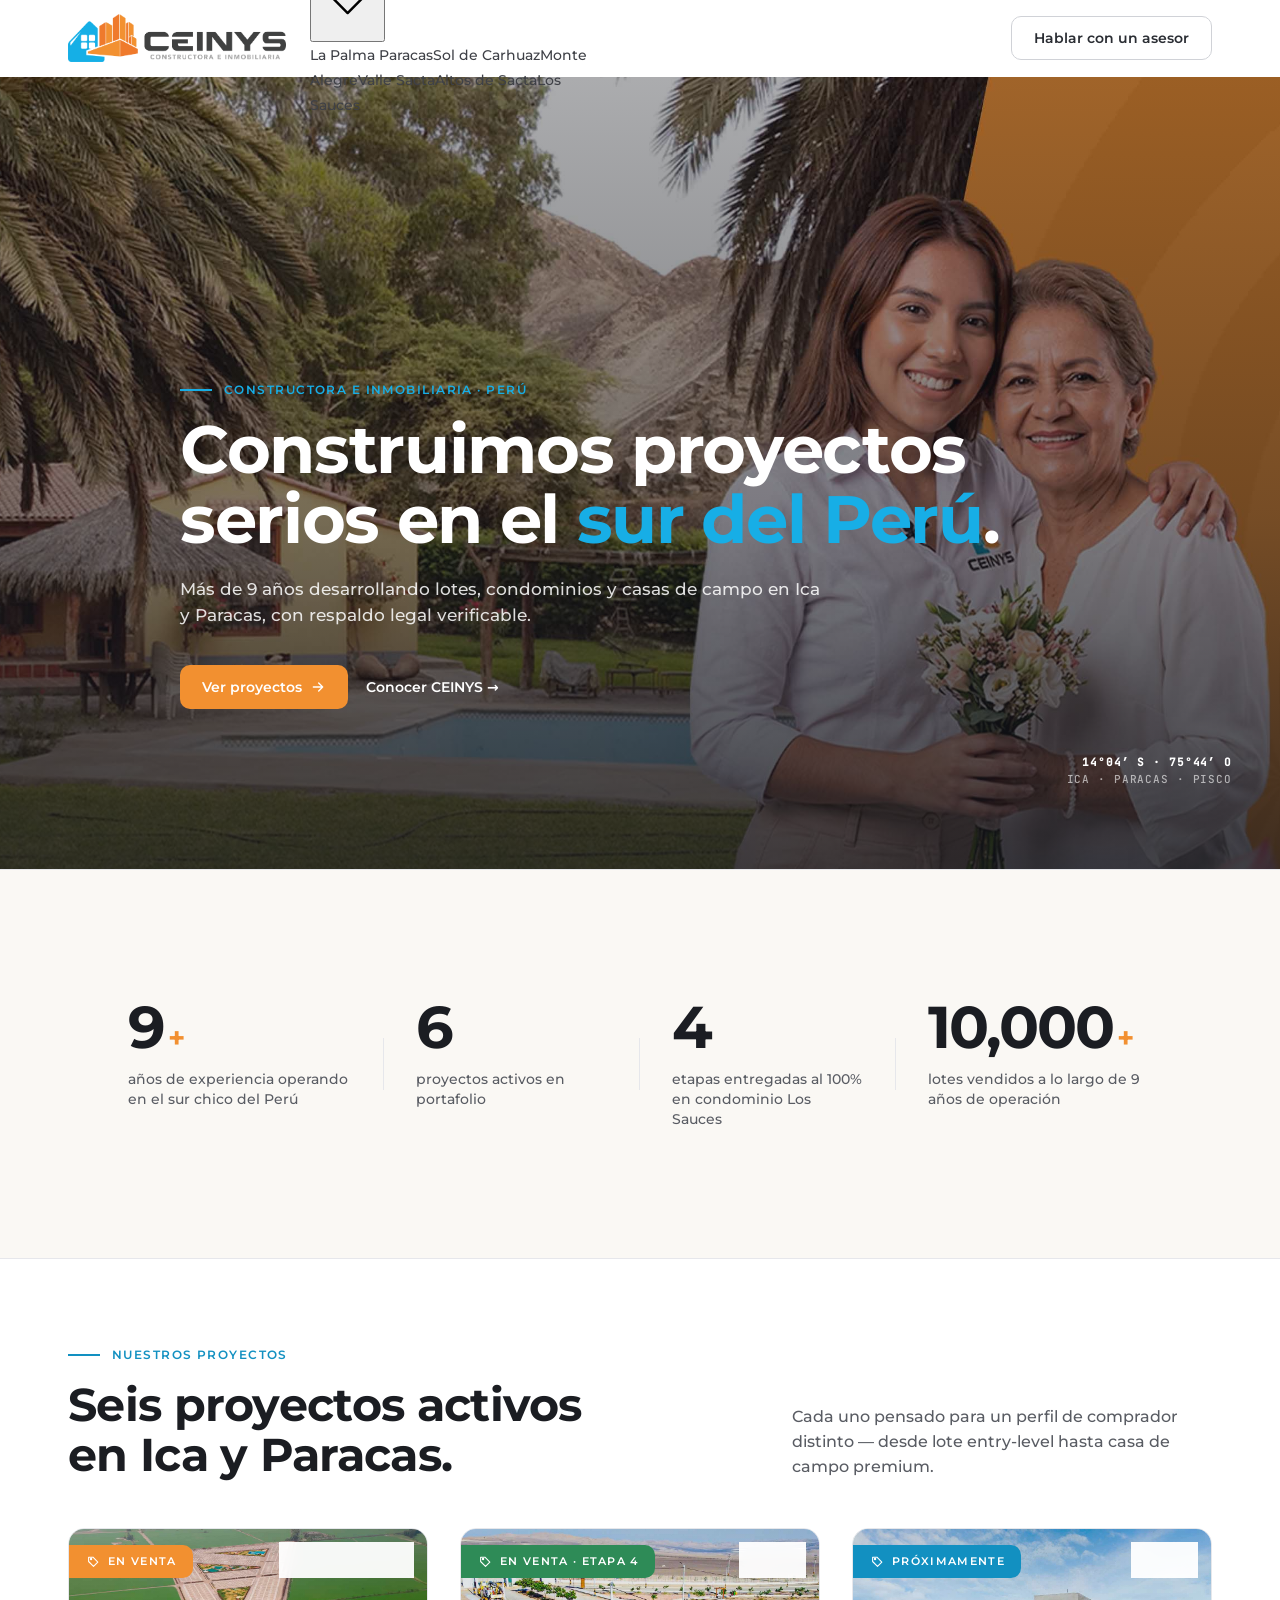
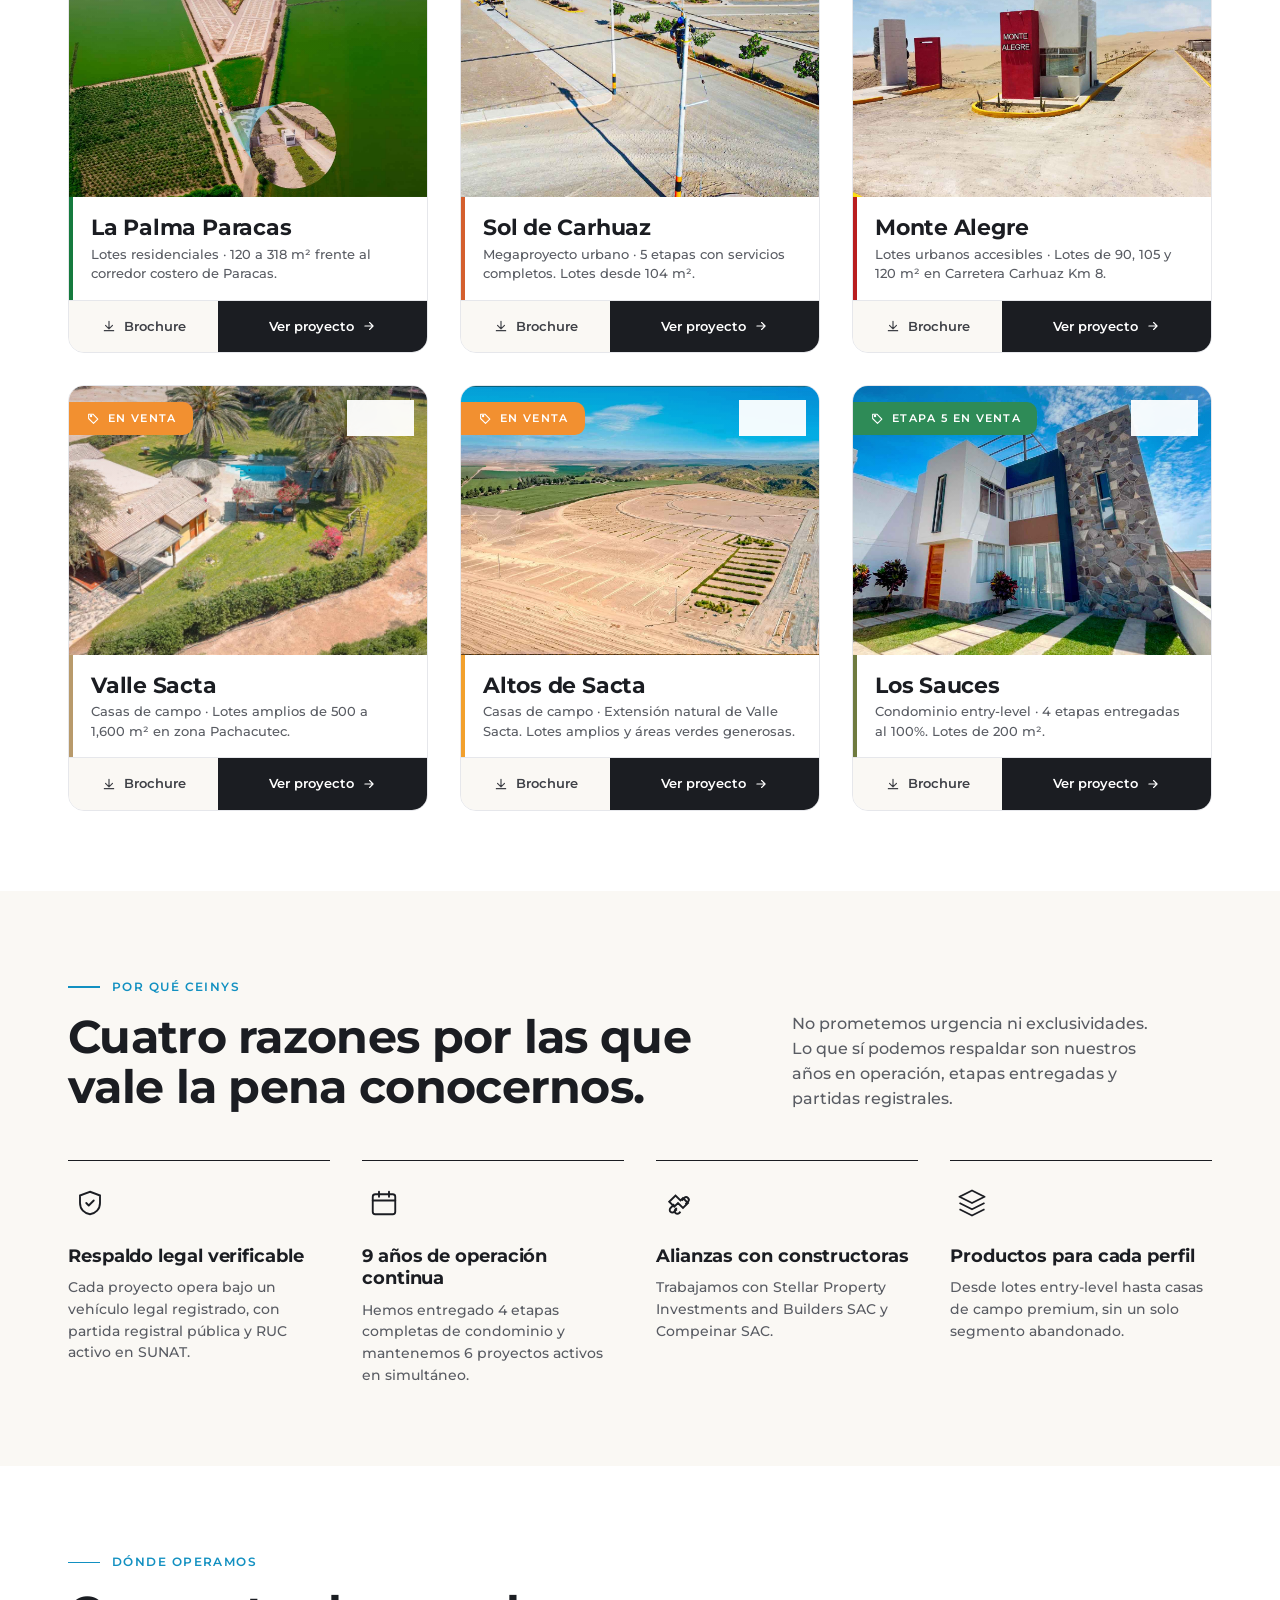
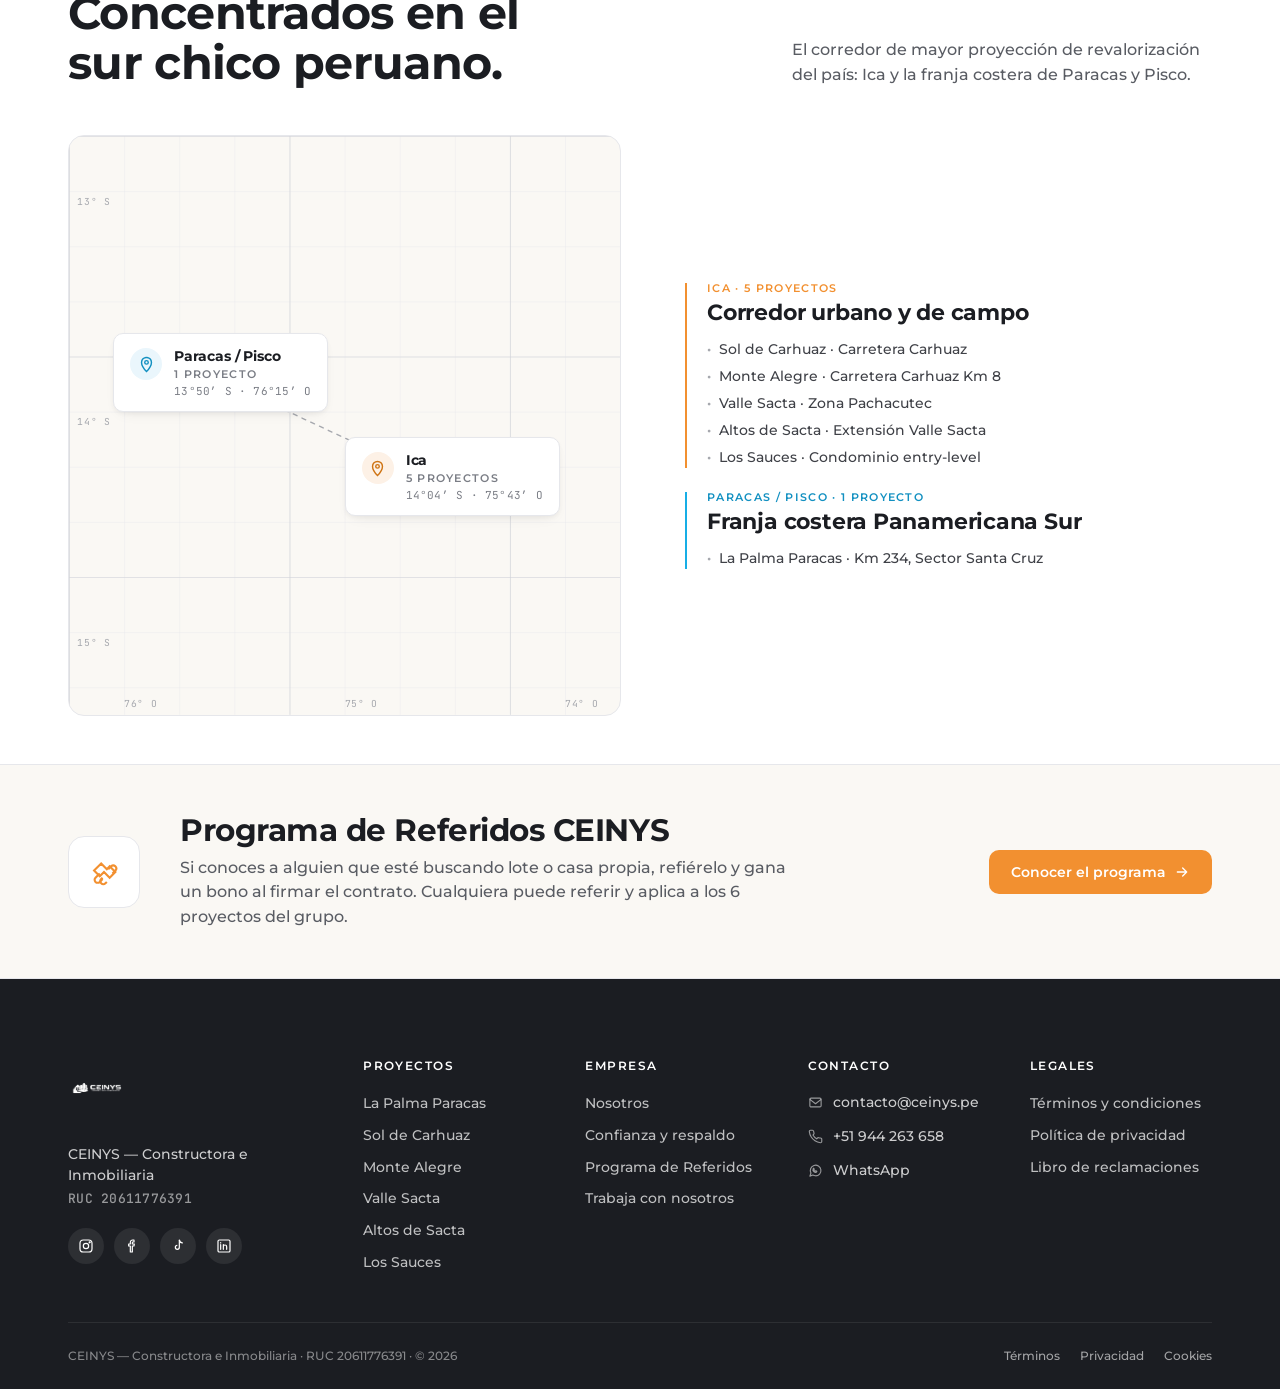
<file: Index.html>
﻿<!DOCTYPE html>
<html lang="es"><head>
<script>
window.__resources = {
  photoLaPalma: './images/photoLaPalma2.jpg',
  photoSolCarhuaz: './images/photoSolCarhuaz2.jpg',
  photoAltosSacta: './images/photoAltosSacta2.jpg',
  photoMonteAlegre: './images/photoMonteAlegre2.jpg',
  photoLosSauces: './images/photoLosSauces2.jpg',
  photoValleSacta: './images/photoValleSacta2.jpg',
  logoCeinys: './images/logoCeinys2.png',
  logoCeinysWhite: './images/logoCeinysWhite.png'
};
</script>

<meta charset="utf-8">
<meta name="viewport" content="width=device-width, initial-scale=1">
<title>CEINYS · Constructora e Inmobiliaria · Ica y Paracas</title>
<meta name="description" content="Constructora e inmobiliaria peruana con 9+ años de operación en el sur chico del Perú. Seis proyectos activos en Ica y Paracas, con respaldo legal verificable.">
<style>
@font-face {
  font-family: 'JetBrains Mono';
  font-style: normal;
  font-weight: 400;
  font-display: swap;
  src: url("./fonts/font-3.woff2") format('woff2');
  unicode-range: U+0460-052F, U+1C80-1C8A, U+20B4, U+2DE0-2DFF, U+A640-A69F, U+FE2E-FE2F;
}
/* cyrillic */
@font-face {
  font-family: 'JetBrains Mono';
  font-style: normal;
  font-weight: 400;
  font-display: swap;
  src: url("./fonts/font-4.woff2") format('woff2');
  unicode-range: U+0301, U+0400-045F, U+0490-0491, U+04B0-04B1, U+2116;
}
/* greek */
@font-face {
  font-family: 'JetBrains Mono';
  font-style: normal;
  font-weight: 400;
  font-display: swap;
  src: url("./fonts/font-5.woff2") format('woff2');
  unicode-range: U+0370-0377, U+037A-037F, U+0384-038A, U+038C, U+038E-03A1, U+03A3-03FF;
}
/* vietnamese */
@font-face {
  font-family: 'JetBrains Mono';
  font-style: normal;
  font-weight: 400;
  font-display: swap;
  src: url("./fonts/font-6.woff2") format('woff2');
  unicode-range: U+0102-0103, U+0110-0111, U+0128-0129, U+0168-0169, U+01A0-01A1, U+01AF-01B0, U+0300-0301, U+0303-0304, U+0308-0309, U+0323, U+0329, U+1EA0-1EF9, U+20AB;
}
/* latin-ext */
@font-face {
  font-family: 'JetBrains Mono';
  font-style: normal;
  font-weight: 400;
  font-display: swap;
  src: url("./fonts/font-7.woff2") format('woff2');
  unicode-range: U+0100-02BA, U+02BD-02C5, U+02C7-02CC, U+02CE-02D7, U+02DD-02FF, U+0304, U+0308, U+0329, U+1D00-1DBF, U+1E00-1E9F, U+1EF2-1EFF, U+2020, U+20A0-20AB, U+20AD-20C0, U+2113, U+2C60-2C7F, U+A720-A7FF;
}
/* latin */
@font-face {
  font-family: 'JetBrains Mono';
  font-style: normal;
  font-weight: 400;
  font-display: swap;
  src: url("./fonts/font-8.woff2") format('woff2');
  unicode-range: U+0000-00FF, U+0131, U+0152-0153, U+02BB-02BC, U+02C6, U+02DA, U+02DC, U+0304, U+0308, U+0329, U+2000-206F, U+20AC, U+2122, U+2191, U+2193, U+2212, U+2215, U+FEFF, U+FFFD;
}
/* cyrillic-ext */
@font-face {
  font-family: 'JetBrains Mono';
  font-style: normal;
  font-weight: 500;
  font-display: swap;
  src: url("./fonts/font-3.woff2") format('woff2');
  unicode-range: U+0460-052F, U+1C80-1C8A, U+20B4, U+2DE0-2DFF, U+A640-A69F, U+FE2E-FE2F;
}
/* cyrillic */
@font-face {
  font-family: 'JetBrains Mono';
  font-style: normal;
  font-weight: 500;
  font-display: swap;
  src: url("./fonts/font-4.woff2") format('woff2');
  unicode-range: U+0301, U+0400-045F, U+0490-0491, U+04B0-04B1, U+2116;
}
/* greek */
@font-face {
  font-family: 'JetBrains Mono';
  font-style: normal;
  font-weight: 500;
  font-display: swap;
  src: url("./fonts/font-5.woff2") format('woff2');
  unicode-range: U+0370-0377, U+037A-037F, U+0384-038A, U+038C, U+038E-03A1, U+03A3-03FF;
}
/* vietnamese */
@font-face {
  font-family: 'JetBrains Mono';
  font-style: normal;
  font-weight: 500;
  font-display: swap;
  src: url("./fonts/font-6.woff2") format('woff2');
  unicode-range: U+0102-0103, U+0110-0111, U+0128-0129, U+0168-0169, U+01A0-01A1, U+01AF-01B0, U+0300-0301, U+0303-0304, U+0308-0309, U+0323, U+0329, U+1EA0-1EF9, U+20AB;
}
/* latin-ext */
@font-face {
  font-family: 'JetBrains Mono';
  font-style: normal;
  font-weight: 500;
  font-display: swap;
  src: url("./fonts/font-7.woff2") format('woff2');
  unicode-range: U+0100-02BA, U+02BD-02C5, U+02C7-02CC, U+02CE-02D7, U+02DD-02FF, U+0304, U+0308, U+0329, U+1D00-1DBF, U+1E00-1E9F, U+1EF2-1EFF, U+2020, U+20A0-20AB, U+20AD-20C0, U+2113, U+2C60-2C7F, U+A720-A7FF;
}
/* latin */
@font-face {
  font-family: 'JetBrains Mono';
  font-style: normal;
  font-weight: 500;
  font-display: swap;
  src: url("./fonts/font-8.woff2") format('woff2');
  unicode-range: U+0000-00FF, U+0131, U+0152-0153, U+02BB-02BC, U+02C6, U+02DA, U+02DC, U+0304, U+0308, U+0329, U+2000-206F, U+20AC, U+2122, U+2191, U+2193, U+2212, U+2215, U+FEFF, U+FFFD;
}
/* cyrillic-ext */
@font-face {
  font-family: 'Montserrat';
  font-style: normal;
  font-weight: 500;
  font-display: swap;
  src: url("./fonts/font-9.woff2") format('woff2');
  unicode-range: U+0460-052F, U+1C80-1C8A, U+20B4, U+2DE0-2DFF, U+A640-A69F, U+FE2E-FE2F;
}
/* cyrillic */
@font-face {
  font-family: 'Montserrat';
  font-style: normal;
  font-weight: 500;
  font-display: swap;
  src: url("./fonts/font-10.woff2") format('woff2');
  unicode-range: U+0301, U+0400-045F, U+0490-0491, U+04B0-04B1, U+2116;
}
/* vietnamese */
@font-face {
  font-family: 'Montserrat';
  font-style: normal;
  font-weight: 500;
  font-display: swap;
  src: url("./fonts/font-11.woff2") format('woff2');
  unicode-range: U+0102-0103, U+0110-0111, U+0128-0129, U+0168-0169, U+01A0-01A1, U+01AF-01B0, U+0300-0301, U+0303-0304, U+0308-0309, U+0323, U+0329, U+1EA0-1EF9, U+20AB;
}
/* latin-ext */
@font-face {
  font-family: 'Montserrat';
  font-style: normal;
  font-weight: 500;
  font-display: swap;
  src: url("./fonts/font-12.woff2") format('woff2');
  unicode-range: U+0100-02BA, U+02BD-02C5, U+02C7-02CC, U+02CE-02D7, U+02DD-02FF, U+0304, U+0308, U+0329, U+1D00-1DBF, U+1E00-1E9F, U+1EF2-1EFF, U+2020, U+20A0-20AB, U+20AD-20C0, U+2113, U+2C60-2C7F, U+A720-A7FF;
}
/* latin */
@font-face {
  font-family: 'Montserrat';
  font-style: normal;
  font-weight: 500;
  font-display: swap;
  src: url("./fonts/font-13.woff2") format('woff2');
  unicode-range: U+0000-00FF, U+0131, U+0152-0153, U+02BB-02BC, U+02C6, U+02DA, U+02DC, U+0304, U+0308, U+0329, U+2000-206F, U+20AC, U+2122, U+2191, U+2193, U+2212, U+2215, U+FEFF, U+FFFD;
}
/* cyrillic-ext */
@font-face {
  font-family: 'Montserrat';
  font-style: normal;
  font-weight: 600;
  font-display: swap;
  src: url("./fonts/font-9.woff2") format('woff2');
  unicode-range: U+0460-052F, U+1C80-1C8A, U+20B4, U+2DE0-2DFF, U+A640-A69F, U+FE2E-FE2F;
}
/* cyrillic */
@font-face {
  font-family: 'Montserrat';
  font-style: normal;
  font-weight: 600;
  font-display: swap;
  src: url("./fonts/font-10.woff2") format('woff2');
  unicode-range: U+0301, U+0400-045F, U+0490-0491, U+04B0-04B1, U+2116;
}
/* vietnamese */
@font-face {
  font-family: 'Montserrat';
  font-style: normal;
  font-weight: 600;
  font-display: swap;
  src: url("./fonts/font-11.woff2") format('woff2');
  unicode-range: U+0102-0103, U+0110-0111, U+0128-0129, U+0168-0169, U+01A0-01A1, U+01AF-01B0, U+0300-0301, U+0303-0304, U+0308-0309, U+0323, U+0329, U+1EA0-1EF9, U+20AB;
}
/* latin-ext */
@font-face {
  font-family: 'Montserrat';
  font-style: normal;
  font-weight: 600;
  font-display: swap;
  src: url("./fonts/font-12.woff2") format('woff2');
  unicode-range: U+0100-02BA, U+02BD-02C5, U+02C7-02CC, U+02CE-02D7, U+02DD-02FF, U+0304, U+0308, U+0329, U+1D00-1DBF, U+1E00-1E9F, U+1EF2-1EFF, U+2020, U+20A0-20AB, U+20AD-20C0, U+2113, U+2C60-2C7F, U+A720-A7FF;
}
/* latin */
@font-face {
  font-family: 'Montserrat';
  font-style: normal;
  font-weight: 600;
  font-display: swap;
  src: url("./fonts/font-13.woff2") format('woff2');
  unicode-range: U+0000-00FF, U+0131, U+0152-0153, U+02BB-02BC, U+02C6, U+02DA, U+02DC, U+0304, U+0308, U+0329, U+2000-206F, U+20AC, U+2122, U+2191, U+2193, U+2212, U+2215, U+FEFF, U+FFFD;
}
/* cyrillic-ext */
@font-face {
  font-family: 'Montserrat';
  font-style: normal;
  font-weight: 700;
  font-display: swap;
  src: url("./fonts/font-9.woff2") format('woff2');
  unicode-range: U+0460-052F, U+1C80-1C8A, U+20B4, U+2DE0-2DFF, U+A640-A69F, U+FE2E-FE2F;
}
/* cyrillic */
@font-face {
  font-family: 'Montserrat';
  font-style: normal;
  font-weight: 700;
  font-display: swap;
  src: url("./fonts/font-10.woff2") format('woff2');
  unicode-range: U+0301, U+0400-045F, U+0490-0491, U+04B0-04B1, U+2116;
}
/* vietnamese */
@font-face {
  font-family: 'Montserrat';
  font-style: normal;
  font-weight: 700;
  font-display: swap;
  src: url("./fonts/font-11.woff2") format('woff2');
  unicode-range: U+0102-0103, U+0110-0111, U+0128-0129, U+0168-0169, U+01A0-01A1, U+01AF-01B0, U+0300-0301, U+0303-0304, U+0308-0309, U+0323, U+0329, U+1EA0-1EF9, U+20AB;
}
/* latin-ext */
@font-face {
  font-family: 'Montserrat';
  font-style: normal;
  font-weight: 700;
  font-display: swap;
  src: url("./fonts/font-12.woff2") format('woff2');
  unicode-range: U+0100-02BA, U+02BD-02C5, U+02C7-02CC, U+02CE-02D7, U+02DD-02FF, U+0304, U+0308, U+0329, U+1D00-1DBF, U+1E00-1E9F, U+1EF2-1EFF, U+2020, U+20A0-20AB, U+20AD-20C0, U+2113, U+2C60-2C7F, U+A720-A7FF;
}
/* latin */
@font-face {
  font-family: 'Montserrat';
  font-style: normal;
  font-weight: 700;
  font-display: swap;
  src: url("./fonts/font-13.woff2") format('woff2');
  unicode-range: U+0000-00FF, U+0131, U+0152-0153, U+02BB-02BC, U+02C6, U+02DA, U+02DC, U+0304, U+0308, U+0329, U+2000-206F, U+20AC, U+2122, U+2191, U+2193, U+2212, U+2215, U+FEFF, U+FFFD;
}
/* cyrillic */
@font-face {
  font-family: 'Playfair Display';
  font-style: normal;
  font-weight: 600;
  font-display: swap;
  src: url("./fonts/font-14.woff2") format('woff2');
  unicode-range: U+0301, U+0400-045F, U+0490-0491, U+04B0-04B1, U+2116;
}
/* vietnamese */
@font-face {
  font-family: 'Playfair Display';
  font-style: normal;
  font-weight: 600;
  font-display: swap;
  src: url("./fonts/font-15.woff2") format('woff2');
  unicode-range: U+0102-0103, U+0110-0111, U+0128-0129, U+0168-0169, U+01A0-01A1, U+01AF-01B0, U+0300-0301, U+0303-0304, U+0308-0309, U+0323, U+0329, U+1EA0-1EF9, U+20AB;
}
/* latin-ext */
@font-face {
  font-family: 'Playfair Display';
  font-style: normal;
  font-weight: 600;
  font-display: swap;
  src: url("./fonts/font-16.woff2") format('woff2');
  unicode-range: U+0100-02BA, U+02BD-02C5, U+02C7-02CC, U+02CE-02D7, U+02DD-02FF, U+0304, U+0308, U+0329, U+1D00-1DBF, U+1E00-1E9F, U+1EF2-1EFF, U+2020, U+20A0-20AB, U+20AD-20C0, U+2113, U+2C60-2C7F, U+A720-A7FF;
}
/* latin */
@font-face {
  font-family: 'Playfair Display';
  font-style: normal;
  font-weight: 600;
  font-display: swap;
  src: url("./fonts/font-17.woff2") format('woff2');
  unicode-range: U+0000-00FF, U+0131, U+0152-0153, U+02BB-02BC, U+02C6, U+02DA, U+02DC, U+0304, U+0308, U+0329, U+2000-206F, U+20AC, U+2122, U+2191, U+2193, U+2212, U+2215, U+FEFF, U+FFFD;
}
/* cyrillic */
@font-face {
  font-family: 'Playfair Display';
  font-style: normal;
  font-weight: 700;
  font-display: swap;
  src: url("./fonts/font-14.woff2") format('woff2');
  unicode-range: U+0301, U+0400-045F, U+0490-0491, U+04B0-04B1, U+2116;
}
/* vietnamese */
@font-face {
  font-family: 'Playfair Display';
  font-style: normal;
  font-weight: 700;
  font-display: swap;
  src: url("./fonts/font-15.woff2") format('woff2');
  unicode-range: U+0102-0103, U+0110-0111, U+0128-0129, U+0168-0169, U+01A0-01A1, U+01AF-01B0, U+0300-0301, U+0303-0304, U+0308-0309, U+0323, U+0329, U+1EA0-1EF9, U+20AB;
}
/* latin-ext */
@font-face {
  font-family: 'Playfair Display';
  font-style: normal;
  font-weight: 700;
  font-display: swap;
  src: url("./fonts/font-16.woff2") format('woff2');
  unicode-range: U+0100-02BA, U+02BD-02C5, U+02C7-02CC, U+02CE-02D7, U+02DD-02FF, U+0304, U+0308, U+0329, U+1D00-1DBF, U+1E00-1E9F, U+1EF2-1EFF, U+2020, U+20A0-20AB, U+20AD-20C0, U+2113, U+2C60-2C7F, U+A720-A7FF;
}
/* latin */
@font-face {
  font-family: 'Playfair Display';
  font-style: normal;
  font-weight: 700;
  font-display: swap;
  src: url("./fonts/font-17.woff2") format('woff2');
  unicode-range: U+0000-00FF, U+0131, U+0152-0153, U+02BB-02BC, U+02C6, U+02DA, U+02DC, U+0304, U+0308, U+0329, U+2000-206F, U+20AC, U+2122, U+2191, U+2193, U+2212, U+2215, U+FEFF, U+FFFD;
}


:root {
  /* ====================================================
     CORPORATE PALETTE — CEINYS mother brand
     ==================================================== */

  /* Brand primaries (from logo) */
  --ceinys-cian-500: #17AEE6;        /* logo house */
  --ceinys-cian-600: #1290C1;
  --ceinys-cian-700: #0E708F;
  --ceinys-cian-100: #CFE9F7;
  --ceinys-cian-050: #EAF6FC;

  --ceinys-naranja-500: #F29030;     /* logo buildings */
  --ceinys-naranja-600: #CF7414;
  --ceinys-naranja-700: #9F580A;
  --ceinys-naranja-100: #FADCBB;
  --ceinys-naranja-050: #FDF1E6;

  /* Grafito — the dominant ink, NOT the accents */
  --grafito-900: #1B1D22;            /* darkest, headlines */
  --grafito-800: #2A2D33;            /* body emphasis */
  --grafito-700: #3F4147;            /* logo wordmark color */
  --grafito-600: #595C63;            /* secondary text */
  --grafito-500: #7A7D85;            /* meta / labels */
  --grafito-400: #A6A8AE;            /* placeholders */
  --grafito-300: #D0D2D7;            /* dividers */
  --grafito-200: #E6E7EB;            /* borders */
  --grafito-100: #F2F3F5;            /* surfaces */
  --grafito-050: #F8F9FA;            /* page bg alt */

  --paper: #FFFFFF;
  --bone:  #FAF8F4;                  /* warm off-white — institutional warmth */

  /* Semantic */
  --color-success: #2E8B57;
  --color-warning: #C8810D;
  --color-danger:  #B23A2F;
  --color-info:    var(--ceinys-cian-600);

  /* Foreground / background semantic vars */
  --fg-1: var(--grafito-900);
  --fg-2: var(--grafito-700);
  --fg-3: var(--grafito-500);
  --fg-inverse: #FFFFFF;

  --bg-1: var(--paper);
  --bg-2: var(--bone);
  --bg-3: var(--grafito-100);
  --bg-ink: var(--grafito-900);

  --border-soft: var(--grafito-200);
  --border-strong: var(--grafito-300);

  /* Accent semantics — restrained corporate use */
  --accent-primary: var(--ceinys-cian-600);   /* links, focus, primary CTA underline */
  --accent-action:  var(--ceinys-naranja-500);/* CTAs only */
  --accent-action-hover: var(--ceinys-naranja-600);

  /* ====================================================
     TYPE
     ==================================================== */
  --font-display: 'Montserrat', system-ui, sans-serif;            /* wordmark, eyebrow, headlines (weight 800) */
  --font-sans:    'Montserrat', system-ui, -apple-system, 'Segoe UI', sans-serif;  /* body + UI (weight 400–600) */
  --font-serif:   'Playfair Display', Georgia, serif;             /* sub-brand only (Valle Sacta, Altos, Los Sauces) */
  --font-mono:    'JetBrains Mono', ui-monospace, monospace;      /* RUC, partidas, technical */

  /* Type scale (rem on 16px) — generous for institutional voice */
  --fs-display:   clamp(2.75rem, 5vw, 4.5rem);    /* 44–72 */
  --fs-h1:        clamp(2.25rem, 3.6vw, 3.25rem); /* 36–52 */
  --fs-h2:        clamp(1.75rem, 2.6vw, 2.25rem); /* 28–36 */
  --fs-h3:        1.5rem;     /* 24 */
  --fs-h4:        1.25rem;    /* 20 */
  --fs-h5:        1.0625rem;  /* 17 */
  --fs-body:      1rem;       /* 16 */
  --fs-small:     0.875rem;   /* 14 */
  --fs-meta:      0.75rem;    /* 12 — uppercase labels only */

  --lh-tight: 1.05;
  --lh-snug:  1.2;
  --lh-base:  1.55;
  --lh-loose: 1.7;

  --tracking-wide:   0.12em;   /* uppercase labels */
  --tracking-tight: -0.01em;   /* large display */

  /* ====================================================
     SPACING — 4pt grid
     ==================================================== */
  --space-1:  4px;
  --space-2:  8px;
  --space-3: 12px;
  --space-4: 16px;
  --space-5: 20px;
  --space-6: 24px;
  --space-7: 32px;
  --space-8: 40px;
  --space-9: 48px;
  --space-10: 64px;
  --space-11: 80px;
  --space-12: 96px;
  --space-13: 128px;

  /* Layout */
  --container-max: 1240px;
  --container-narrow: 880px;
  --gutter: clamp(20px, 4vw, 48px);

  /* ====================================================
     RADII, SHADOWS, BORDERS
     ==================================================== */
  --radius-xs: 4px;
  --radius-sm: 6px;
  --radius-md: 10px;
  --radius-lg: 16px;
  --radius-xl: 24px;
  --radius-pill: 999px;

  /* Restrained shadow system — institutional, never floaty */
  --shadow-1: 0 1px 2px rgba(20, 22, 28, 0.05), 0 1px 0 rgba(20, 22, 28, 0.02);
  --shadow-2: 0 6px 16px -8px rgba(20, 22, 28, 0.10), 0 2px 4px rgba(20, 22, 28, 0.04);
  --shadow-3: 0 16px 40px -16px rgba(20, 22, 28, 0.18), 0 4px 8px rgba(20, 22, 28, 0.04);
  --shadow-inset: inset 0 0 0 1px rgba(20, 22, 28, 0.06);

  /* Motion */
  --ease-out: cubic-bezier(0.22, 1, 0.36, 1);
  --ease-inout: cubic-bezier(0.65, 0, 0.35, 1);
  --dur-fast: 120ms;
  --dur-base: 200ms;
  --dur-slow: 380ms;
}

/* ============================================================
   SUB-BRAND TOKEN PACKS
   Apply to a wrapper to switch the page into a project palette.
   Usage: <section data-brand="la-palma">…</section>
   Each pack defines:
     --brand-primary, --brand-primary-soft, --brand-ink,
     --brand-accent, --brand-surface,
     --brand-font-display, --brand-font-body
   ============================================================ */

/* La Palma Paracas — costa, palmera, verde profundo
   NOTE: brief said "verde turquesa" but the supplied logo is a
   deep forest green. Using the actual logo color. */
[data-brand="la-palma"] {
  --brand-primary:      #157A3E;
  --brand-primary-soft: #E5F1EA;
  --brand-ink:          #0E3B22;
  --brand-accent:       #F0C24B;       /* warm sun */
  --brand-surface:      #F6F9F4;
  --brand-font-display: 'Montserrat', sans-serif;
  --brand-font-body:    'Montserrat', sans-serif;
}

/* Valle Sacta — campestre premium, blanco + dorado + caballo */
[data-brand="valle-sacta"] {
  --brand-primary:      #1B1B1B;
  --brand-primary-soft: #F4EFE3;
  --brand-ink:          #14110B;
  --brand-accent:       #B89A6B;       /* gold rule */
  --brand-surface:      #FAF7F0;
  --brand-font-display: 'Playfair Display', serif;
  --brand-font-body:    'Montserrat', sans-serif;
}

/* Altos de Sacta — multicolor, display gruesa, dinámico */
[data-brand="altos-sacta"] {
  --brand-primary:      #0E0E0E;       /* black wedge */
  --brand-primary-soft: #FFF6E0;
  --brand-ink:          #0E0E0E;
  --brand-accent:       #F2A02D;       /* orange — dominant */
  --brand-accent-2:     #3CB4E5;       /* sky blue */
  --brand-accent-3:     #7AB23A;       /* leaf green */
  --brand-surface:      #FFFCF5;
  --brand-font-display: 'Playfair Display', serif; /* matches logo */
  --brand-font-body:    'Montserrat', sans-serif;
}

/* Sol de Carhuaz — arena, sol, agua, manuscrita */
[data-brand="sol-carhuaz"] {
  --brand-primary:      #6B4127;       /* brown script */
  --brand-primary-soft: #F5E9DC;
  --brand-ink:          #3D2515;
  --brand-accent:       #D45F2E;       /* terracota sun */
  --brand-accent-2:     #62C6D6;       /* aqua */
  --brand-surface:      #FBF4EA;
  --brand-font-display: 'Caveat', 'Montserrat', cursive; /* substitute for the script */
  --brand-font-body:    'Montserrat', sans-serif;
}

/* Monte Alegre — rojo dominante + naranja, popular masivo */
[data-brand="monte-alegre"] {
  --brand-primary:      #B91E1F;
  --brand-primary-soft: #FCE5E3;
  --brand-ink:          #6E0F0F;
  --brand-accent:       #F2A02D;
  --brand-accent-2:     #F4D547;       /* yellow sun */
  --brand-surface:      #FFF6F2;
  --brand-font-display: 'Montserrat', sans-serif; /* matches logo wide sans */
  --brand-font-body:    'Montserrat', sans-serif;
}

/* Los Sauces — entry level, olivo + dorado */
[data-brand="los-sauces"] {
  --brand-primary:      #6F7B3F;       /* olive */
  --brand-primary-soft: #EFF1DF;
  --brand-ink:          #2C1A0E;       /* dark brown */
  --brand-accent:       #E2A93B;       /* tag color */
  --brand-surface:      #FAF8EF;
  --brand-font-display: 'Playfair Display', serif;
  --brand-font-body:    'Montserrat', sans-serif;
}

/* ============================================================
   ELEMENT-LEVEL SEMANTIC TYPOGRAPHY
   Default to the corporate (CEINYS) typography. Sub-branded
   sections override via .brand-headline if they want display
   to swap to their brand font.
   ============================================================ */

html, body {
  font-family: var(--font-sans);
  font-size: 16px;
  color: var(--fg-1);
  background: var(--bg-1);
  line-height: var(--lh-base);
  font-feature-settings: "ss01", "cv11";
  text-rendering: optimizeLegibility;
  -webkit-font-smoothing: antialiased;
}

.display, h1.display {
  font-family: var(--font-display);
  font-size: var(--fs-display);
  font-weight: 700;
  letter-spacing: var(--tracking-tight);
  line-height: var(--lh-tight);
  color: var(--fg-1);
}

h1, .h1 {
  font-family: var(--font-sans);
  font-size: var(--fs-h1);
  font-weight: 700;
  line-height: var(--lh-snug);
  letter-spacing: -0.01em;
  color: var(--fg-1);
  text-wrap: balance;
}
h2, .h2 {
  font-family: var(--font-sans);
  font-size: var(--fs-h2);
  font-weight: 700;
  line-height: var(--lh-snug);
  letter-spacing: -0.005em;
  color: var(--fg-1);
  text-wrap: balance;
}
h3, .h3 { font-size: var(--fs-h3); font-weight: 600; line-height: 1.3; color: var(--fg-1); }
h4, .h4 { font-size: var(--fs-h4); font-weight: 600; line-height: 1.35; color: var(--fg-1); }
h5, .h5 { font-size: var(--fs-h5); font-weight: 600; line-height: 1.4; color: var(--fg-1); }

p { font-size: var(--fs-body); line-height: var(--lh-base); color: var(--fg-2); text-wrap: pretty; }
p.lead { font-size: 1.125rem; line-height: 1.6; color: var(--fg-2); }
small, .small { font-size: var(--fs-small); color: var(--fg-3); }

.eyebrow {
  font-family: var(--font-display);
  font-size: var(--fs-meta);
  font-weight: 600;
  text-transform: uppercase;
  letter-spacing: var(--tracking-wide);
  color: var(--accent-primary);
}

.brand-headline {
  font-family: var(--brand-font-display, var(--font-sans));
  color: var(--brand-ink, var(--fg-1));
}

code, kbd, .mono {
  font-family: var(--font-mono);
  font-size: 0.9em;
  color: var(--fg-2);
}

a { color: var(--accent-primary); text-decoration: none; transition: color var(--dur-fast) var(--ease-out); }
a:hover { color: var(--ceinys-cian-700); text-decoration: underline; text-underline-offset: 3px; }

::selection { background: var(--ceinys-cian-100); color: var(--grafito-900); }

hr { border: 0; border-top: 1px solid var(--border-soft); margin: var(--space-7) 0; }


* { box-sizing: border-box; }
html { scroll-behavior: smooth; }
body { margin: 0; }

/* =====================================================
   LAYOUT PRIMITIVES
   ===================================================== */
.container { max-width: var(--container-max); margin: 0 auto; padding: 0 var(--gutter); }
.container-narrow { max-width: var(--container-narrow); margin: 0 auto; padding: 0 var(--gutter); }

section { padding: var(--space-11) 0; }
section.tight { padding: var(--space-9) 0; }
section.bone { background: var(--bone); }
section.paper { background: var(--paper); }
section.ink { background: var(--bg-ink); color: white; }
section.ink h1, section.ink h2, section.ink h3 { color: white; }
section.ink p { color: rgba(255,255,255,0.78); }

/* eyebrow with rule */
.eyebrow {
  display: inline-flex; align-items: center; gap: 12px;
  font-family: var(--font-display);
  font-size: var(--fs-meta); font-weight: 600;
  text-transform: uppercase; letter-spacing: var(--tracking-wide);
  color: var(--accent-primary);
  margin-bottom: var(--space-4);
}
.eyebrow::before { content: ''; width: 32px; height: 1.5px; background: currentColor; }
section.ink .eyebrow { color: var(--ceinys-cian-500); }

/* =====================================================
   BUTTONS
   ===================================================== */
.btn {
  font: 600 14px/1 var(--font-sans);
  padding: 14px 22px; border-radius: var(--radius-md);
  border: 0; cursor: pointer;
  display: inline-flex; align-items: center; gap: 8px;
  transition: all var(--dur-base) var(--ease-out);
  white-space: nowrap; text-decoration: none;
}
.btn svg { width: 16px; height: 16px; stroke-width: 2; }
.btn-primary { background: var(--accent-action); color: white; }
.btn-primary:hover { background: var(--accent-action-hover); transform: translateY(-1px); box-shadow: var(--shadow-2); color: white; text-decoration: none; }
.btn-secondary { background: var(--grafito-900); color: white; }
.btn-secondary:hover { background: var(--grafito-800); transform: translateY(-1px); color: white; text-decoration: none; }
.btn-ghost { background: transparent; color: var(--grafito-800); border: 1px solid var(--grafito-300); }
.btn-ghost:hover { background: var(--grafito-100); border-color: var(--grafito-400); color: var(--grafito-900); text-decoration: none; }
.btn-ghost-light { background: transparent; color: white; border: 1px solid rgba(255,255,255,0.55); }
.btn-ghost-light:hover { background: rgba(255,255,255,0.10); border-color: white; color: white; text-decoration: none; }
.btn-link {
  background: transparent; color: var(--ceinys-cian-600);
  padding: 0; font: 600 14px/1 var(--font-sans);
  border: 0; cursor: pointer; display: inline-flex; align-items: center; gap: 6px;
}
.btn-link:hover { color: var(--ceinys-cian-700); text-decoration: underline; text-underline-offset: 4px; }

/* =====================================================
   HEADER — sticky, blur, mobile hamburger
   ===================================================== */
.header {
  position: sticky; top: 0; z-index: 50;
  background: rgba(255,255,255,0.92);
  backdrop-filter: blur(12px) saturate(120%);
  -webkit-backdrop-filter: blur(12px) saturate(120%);
  border-bottom: 1px solid transparent;
  transition: border-color var(--dur-base) var(--ease-out), box-shadow var(--dur-base) var(--ease-out);
}
.header.scrolled { border-bottom-color: var(--border-soft); box-shadow: var(--shadow-1); }
.header-inner { display: flex; align-items: center; justify-content: space-between; height: 76px; gap: 24px; }
.header-logo { display: flex; align-items: center; cursor: pointer; }
.header-logo img { height: 48px; display: block; }
.header-nav { display: flex; gap: 32px; }
.header-nav a {
  font: 500 14px/1 var(--font-sans); color: var(--grafito-700);
  cursor: pointer; padding: 8px 0; position: relative;
  text-decoration: none;
}
.header-nav a::after {
  content: ''; position: absolute; left: 0; right: 100%; bottom: 0;
  height: 2px; background: var(--ceinys-cian-500); border-radius: 1px;
  transition: right var(--dur-base) var(--ease-out);
}
.header-nav a:hover { color: var(--grafito-900); text-decoration: none; }
.header-nav a:hover::after { right: 0; }
.header-burger {
  display: none; background: transparent; border: 0; padding: 8px;
  cursor: pointer; color: var(--grafito-900);
}
.header-burger svg { width: 28px; height: 28px; stroke-width: 1.5; }

@media (max-width: 960px) {
  .header-nav, .header-cta-desktop { display: none; }
  .header-burger { display: flex; }
}

/* Mobile fullscreen overlay (Albamar reference, grafito instead of azul) */
.mobile-overlay {
  position: fixed; inset: 0; z-index: 100;
  background: var(--grafito-900);
  display: flex; flex-direction: column;
  opacity: 0; pointer-events: none;
  transition: opacity var(--dur-slow) var(--ease-out);
}
.mobile-overlay.open { opacity: 1; pointer-events: auto; }
.mobile-overlay-head {
  display: flex; justify-content: space-between; align-items: center;
  padding: 22px var(--gutter); height: 76px;
}
.mobile-overlay-head img { height: 38px; filter: brightness(0) invert(1); }
.mobile-overlay-close {
  background: transparent; border: 0; color: white; cursor: pointer; padding: 8px;
}
.mobile-overlay-close svg { width: 28px; height: 28px; stroke-width: 1.5; }
.mobile-overlay-nav {
  flex: 1; display: flex; flex-direction: column; justify-content: center; align-items: center;
  gap: 28px; padding: 40px var(--gutter);
}
.mobile-overlay-nav a {
  font: 600 28px/1.1 var(--font-sans); color: white; text-decoration: none;
  letter-spacing: -0.005em;
  opacity: 0; transform: translateY(12px);
  transition: opacity 380ms var(--ease-out), transform 380ms var(--ease-out), color 160ms var(--ease-out);
}
.mobile-overlay.open .mobile-overlay-nav a { opacity: 1; transform: translateY(0); }
.mobile-overlay-nav a:hover { color: var(--ceinys-cian-500); }
.mobile-overlay-foot {
  padding: 24px var(--gutter) 40px;
  display: flex; flex-direction: column; align-items: center; gap: 24px;
  border-top: 1px solid rgba(255,255,255,0.08);
}
.mobile-overlay-foot .btn-ghost-light { width: 100%; max-width: 320px; justify-content: center; padding: 16px 22px; }
.mobile-overlay-social { display: flex; gap: 12px; }
.mobile-overlay-social a {
  width: 40px; height: 40px; border-radius: 999px;
  background: rgba(255,255,255,0.08); display: flex; align-items: center; justify-content: center;
  color: white; transition: background var(--dur-fast) var(--ease-out);
}
.mobile-overlay-social a:hover { background: rgba(255,255,255,0.18); }
.mobile-overlay-social svg { width: 18px; height: 18px; }

/* =====================================================
   HERO
   ===================================================== */
.hero {
  position: relative; min-height: 88vh; max-height: 820px;
  display: flex; align-items: flex-end;
  color: white;
  overflow: hidden;
  background: var(--grafito-900);
}
.hero-bg {
  position: absolute; inset: 0;
  background-image: url("./images/heroBackground2.jpg");
  background-size: cover; background-position: center;
  transform: scale(1.04);
}
.hero-bg::after {
  content: ''; position: absolute; inset: 0;
  background: linear-gradient(180deg, rgba(20,22,28,0.35) 0%, rgba(20,22,28,0.55) 55%, rgba(20,22,28,0.82) 100%);
}
.hero-inner {
  position: relative; z-index: 2;
  padding: 0 0 var(--space-11);
  max-width: 920px;
}
.hero .eyebrow { color: var(--ceinys-cian-500); }
.hero h1 {
  font-family: var(--font-display);
  font-size: clamp(2.5rem, 5.2vw, 4.5rem);
  font-weight: 800; line-height: 1.04;
  letter-spacing: -0.02em;
  color: white; margin: 0 0 22px;
  text-wrap: balance;
}
.hero h1 em { font-style: normal; color: var(--ceinys-cian-500); }
.hero .lead {
  font-size: clamp(1rem, 1.3vw, 1.18rem);
  line-height: 1.6; color: rgba(255,255,255,0.85);
  max-width: 640px; margin: 0 0 36px;
}
.hero-ctas { display: flex; align-items: center; gap: 18px; flex-wrap: wrap; }
.hero-meta {
  position: absolute; right: var(--gutter); bottom: var(--space-11); z-index: 2;
  font: 500 11px/1.6 var(--font-mono);
  color: rgba(255,255,255,0.6); text-align: right;
  text-transform: uppercase; letter-spacing: 0.08em;
}
.hero-meta strong { color: white; font-weight: 600; }
@media (max-width: 720px) {
  .hero { min-height: 78vh; align-items: flex-end; }
  .hero-meta { display: none; }
}

/* =====================================================
   STATS BANDA
   ===================================================== */
.stats-banda {
  background: var(--bone);
  border-top: 1px solid var(--border-soft);
  border-bottom: 1px solid var(--border-soft);
}
.stats-banda .container {
  display: grid;
  grid-template-columns: repeat(4, 1fr);
  padding-top: var(--space-9); padding-bottom: var(--space-9);
  gap: 0;
  max-width: 1120px;
}
.stat {
  position: relative;
  padding: 0 var(--space-7);
}
.stat:not(:last-child)::after {
  content: '';
  position: absolute;
  right: 0; top: 30%; bottom: 30%;
  width: 1px;
  background: var(--grafito-200);
}
.stat:first-child { padding-left: 0; }
.stat:last-child  { padding-right: 0; }
.stat-num {
  font-family: var(--font-display);
  font-size: clamp(2.5rem, 4.6vw, 4rem);
  font-weight: 800; line-height: 1;
  color: var(--grafito-900);
  letter-spacing: -0.03em;
  display: flex; align-items: baseline; gap: 4px;
}
.stat-num .unit {
  font-size: 0.5em; font-weight: 700; color: var(--accent-action);
  letter-spacing: 0;
}
.stat-lbl {
  font: 500 14px/1.45 var(--font-sans);
  color: var(--grafito-600);
  margin-top: 12px; max-width: 220px;
}
@media (max-width: 860px) {
  .stats-banda .container { grid-template-columns: repeat(2, 1fr); row-gap: var(--space-7); }
  .stat { padding: 0 var(--space-5); }
  .stat:not(:last-child)::after { display: none; }
  .stat:nth-child(odd)::after {
    content: ''; position: absolute; right: 0; top: 30%; bottom: 30%;
    width: 1px; background: var(--grafito-200); display: block;
  }
}

/* =====================================================
   SECTION HEADER
   ===================================================== */
.sec-head {
  display: flex; justify-content: space-between; align-items: flex-end;
  gap: var(--space-8); margin-bottom: var(--space-9); flex-wrap: wrap;
}
.sec-head h2 {
  font-family: var(--font-display);
  font-size: clamp(2rem, 3.6vw, 3rem);
  font-weight: 800; letter-spacing: -0.015em; line-height: 1.08;
  margin: 0; max-width: 640px;
}
.sec-head p { max-width: 420px; margin: 0; color: var(--grafito-600); }

/* =====================================================
   PROJECT CARDS (adapted Los Portales structure)
   ===================================================== */
.cards-grid {
  display: grid; grid-template-columns: repeat(3, 1fr);
  gap: var(--space-7);
}
@media (max-width: 1080px) { .cards-grid { grid-template-columns: repeat(2, 1fr); } }
@media (max-width: 700px)  { .cards-grid { grid-template-columns: 1fr; } }

.pcard {
  background: white;
  border: 1px solid var(--border-soft);
  border-radius: var(--radius-lg);
  overflow: hidden;
  display: flex; flex-direction: column;
  transition: border-color var(--dur-base) var(--ease-out),
              box-shadow var(--dur-base) var(--ease-out),
              transform var(--dur-base) var(--ease-out);
}
.pcard:hover {
  border-color: var(--grafito-300);
  box-shadow: var(--shadow-2);
  transform: translateY(-2px);
}
.pcard:hover .pcard-img img { transform: scale(1.04); }

.pcard-media {
  position: relative;
  aspect-ratio: 4/3;
  overflow: hidden;
  background: var(--grafito-100);
}
.pcard-img { position: absolute; inset: 0; }
.pcard-img img {
  width: 100%; height: 100%; object-fit: cover;
  transition: transform 600ms var(--ease-out);
}
.pcard-img::after {
  content: ''; position: absolute; inset: 0;
  background: linear-gradient(180deg, rgba(20,22,28,0.18) 0%, rgba(20,22,28,0) 50%);
}

/* chip top-left — categoría */
.pcard-chip {
  position: absolute; top: 16px; left: 0;
  display: inline-flex; align-items: center; gap: 8px;
  padding: 10px 16px 10px 18px;
  background: var(--grafito-900); color: white;
  font: 600 11px/1 var(--font-display);
  text-transform: uppercase; letter-spacing: var(--tracking-wide);
  border-radius: 0 var(--radius-md) var(--radius-md) 0;
  z-index: 2;
}
.pcard-chip svg { width: 13px; height: 13px; stroke-width: 2; }
.pcard-chip[data-tone="venta"]    { background: var(--accent-action); }
.pcard-chip[data-tone="proximo"]  { background: var(--ceinys-cian-600); }
.pcard-chip[data-tone="etapa"]    { background: var(--color-success); }

/* pin top-right — ubicación */
.pcard-pin {
  position: absolute; top: 16px; right: 16px;
  display: inline-flex; align-items: center; gap: 6px;
  padding: 8px 12px;
  background: rgba(255,255,255,0.95);
  backdrop-filter: blur(6px);
  color: var(--grafito-800);
  font: 600 12px/1 var(--font-sans);
  border-radius: var(--radius-pill);
  z-index: 2;
  box-shadow: var(--shadow-1);
}
.pcard-pin svg { width: 13px; height: 13px; stroke-width: 2; color: var(--accent-action); }

/* name band */
.pcard-name {
  padding: 18px 22px 16px;
  border-bottom: 1px solid var(--border-soft);
  position: relative;
}
.pcard-name::before {
  content: ''; position: absolute; left: 0; top: 0; bottom: 0;
  width: 4px; background: var(--brand-accent, var(--ceinys-cian-500));
}
.pcard-name h3 {
  font-family: var(--font-sans);
  font-size: 22px; font-weight: 700; letter-spacing: -0.01em;
  line-height: 1.15; margin: 0 0 4px; color: var(--grafito-900);
}
.pcard-sub {
  font: 400 13px/1.5 var(--font-sans);
  color: var(--grafito-600); margin: 0;
}

/* actions bar — small secondary + main primary */
.pcard-actions {
  display: grid; grid-template-columns: 1fr 1.4fr;
}
.pcard-act {
  display: flex; align-items: center; justify-content: center; gap: 8px;
  padding: 18px 16px;
  font: 600 13px/1.2 var(--font-sans);
  cursor: pointer; border: 0; background: transparent;
  text-decoration: none; text-align: center;
  transition: background var(--dur-fast) var(--ease-out);
}
.pcard-act svg { width: 14px; height: 14px; stroke-width: 2; }
.pcard-act.secondary {
  color: var(--grafito-700);
  background: var(--bone);
}
.pcard-act.secondary:hover { background: var(--grafito-100); color: var(--grafito-900); }
.pcard-act.primary {
  background: var(--grafito-900); color: white;
}
.pcard-act.primary:hover { background: var(--grafito-800); }

/* sub-brand accent stripe colors via data-brand */
.pcard[data-brand="la-palma"] .pcard-name::before    { background: #157A3E; }
.pcard[data-brand="sol-carhuaz"] .pcard-name::before { background: #D45F2E; }
.pcard[data-brand="monte-alegre"] .pcard-name::before{ background: #B91E1F; }
.pcard[data-brand="valle-sacta"] .pcard-name::before { background: #B89A6B; }
.pcard[data-brand="altos-sacta"] .pcard-name::before { background: #F2A02D; }
.pcard[data-brand="los-sauces"] .pcard-name::before  { background: #6F7B3F; }

/* =====================================================
   POR QUÉ CEINYS — 4 pilares horizontales
   ===================================================== */
.pillars {
  display: grid; grid-template-columns: repeat(4, 1fr);
  gap: var(--space-7);
}
@media (max-width: 980px) { .pillars { grid-template-columns: repeat(2, 1fr); gap: var(--space-7); } }
@media (max-width: 560px) { .pillars { grid-template-columns: 1fr; } }

.pillar {
  padding-top: var(--space-5);
  border-top: 1.5px solid var(--grafito-900);
}
.pillar-icon {
  width: 44px; height: 44px;
  display: flex; align-items: center; justify-content: center;
  color: var(--grafito-900);
  margin-bottom: var(--space-5);
}
.pillar-icon svg { width: 30px; height: 30px; stroke-width: 1.5; }
.pillar h4 {
  font: 700 18px/1.25 var(--font-sans);
  color: var(--grafito-900);
  margin: 0 0 10px;
  letter-spacing: -0.005em;
}
.pillar p {
  font: 400 14px/1.55 var(--font-sans);
  color: var(--grafito-600); margin: 0;
}

/* =====================================================
   COBERTURA — mapa + lista
   ===================================================== */
.coverage {
  display: grid; grid-template-columns: 1.05fr 1fr;
  gap: var(--space-10); align-items: center;
}
@media (max-width: 900px) { .coverage { grid-template-columns: 1fr; gap: var(--space-9); } }

.map-wrap {
  position: relative;
  background: var(--bone);
  border: 1px solid var(--border-soft);
  border-radius: var(--radius-lg);
  overflow: hidden;
  aspect-ratio: 1 / 1.05;
}
.map-wrap .map-grid,
.map-wrap .map-connector {
  position: absolute; inset: 0;
  width: 100%; height: 100%;
  pointer-events: none;
}
.map-wrap .map-connector { z-index: 1; }

.map-zone-card {
  position: absolute; z-index: 2;
  display: flex; align-items: flex-start; gap: 12px;
  background: white;
  border: 1px solid var(--border-soft);
  border-radius: var(--radius-md);
  padding: 14px 16px;
  box-shadow: var(--shadow-2);
  min-width: 188px;
  transition: transform var(--dur-base) var(--ease-out), box-shadow var(--dur-base) var(--ease-out);
}
.map-zone-card:hover { transform: translateY(-1px); box-shadow: var(--shadow-3); }
.map-zone-icon {
  width: 32px; height: 32px; border-radius: 999px;
  display: flex; align-items: center; justify-content: center;
  flex-shrink: 0;
}
.map-zone-icon svg { width: 17px; height: 17px; stroke-width: 2; }
.map-zone-icon[data-tone="naranja"] { background: var(--ceinys-naranja-050); color: var(--ceinys-naranja-600); }
.map-zone-icon[data-tone="cian"]    { background: var(--ceinys-cian-050);    color: var(--ceinys-cian-600); }
.map-zone-name {
  font: 700 14px/1.2 var(--font-sans);
  color: var(--grafito-900);
  letter-spacing: -0.005em;
}
.map-zone-count {
  font: 600 11px/1 var(--font-display);
  text-transform: uppercase; letter-spacing: var(--tracking-wide);
  color: var(--grafito-500);
  margin-top: 4px;
}
.map-zone-coords {
  font: 400 11px/1 var(--font-mono);
  color: var(--grafito-500);
  margin-top: 6px;
  letter-spacing: 0.02em;
}

@media (max-width: 540px) {
  .map-wrap { aspect-ratio: 1 / 0.9; }
  .map-zone-card { min-width: 0; padding: 10px 12px; gap: 10px; }
  .map-zone-name { font-size: 13px; }
}

/* Tighten gap between Cobertura and Referidos */
.cobertura-sec { padding-bottom: var(--space-9); }

.coverage-list { display: flex; flex-direction: column; gap: var(--space-6); }
.coverage-zone {
  border-left: 2px solid var(--accent-action);
  padding-left: var(--space-5);
}
.coverage-zone .label {
  font: 600 11px/1 var(--font-display);
  text-transform: uppercase; letter-spacing: var(--tracking-wide);
  color: var(--accent-action); margin-bottom: 6px;
}
.coverage-zone h4 {
  font: 700 22px/1.15 var(--font-sans);
  letter-spacing: -0.01em;
  margin: 0 0 14px; color: var(--grafito-900);
}
.coverage-zone ul {
  list-style: none; margin: 0; padding: 0;
  display: flex; flex-direction: column; gap: 6px;
}
.coverage-zone li {
  font: 500 14px/1.5 var(--font-sans); color: var(--grafito-700);
  display: flex; align-items: center; gap: 8px;
}
.coverage-zone li::before {
  content: '·'; color: var(--grafito-400); font-weight: 700;
}

/* =====================================================
   REFERIDOS TEASER
   ===================================================== */
.referidos {
  background: var(--bone);
  border-top: 1px solid var(--border-soft);
  border-bottom: 1px solid var(--border-soft);
}
.referidos .container {
  display: grid;
  grid-template-columns: auto 1fr auto;
  gap: var(--space-8);
  align-items: center;
  padding-top: var(--space-9);
  padding-bottom: var(--space-9);
}
@media (max-width: 820px) {
  .referidos .container { grid-template-columns: 1fr; text-align: left; gap: var(--space-5); }
}
.referidos-icon {
  width: 72px; height: 72px;
  border-radius: var(--radius-lg);
  background: white;
  border: 1px solid var(--border-soft);
  display: flex; align-items: center; justify-content: center;
  color: var(--accent-action);
  flex-shrink: 0;
}
.referidos-icon svg { width: 34px; height: 34px; stroke-width: 1.5; }
.referidos-text h3 {
  font-family: var(--font-display);
  font-size: clamp(1.5rem, 2.4vw, 2rem); font-weight: 800;
  letter-spacing: -0.015em; line-height: 1.12;
  margin: 0 0 8px; color: var(--grafito-900);
}
.referidos-text p { margin: 0; max-width: 620px; color: var(--grafito-600); }

/* =====================================================
   FOOTER — adapted from Los Portales (grafito, no azul)
   ===================================================== */
.footer {
  background: var(--bg-ink);
  color: rgba(255,255,255,0.72);
  padding: var(--space-11) 0 var(--space-6);
  font-size: 14px;
}
.footer-grid {
  display: grid;
  grid-template-columns: 1.4fr 1fr 1fr 1fr 1fr;
  gap: var(--space-8);
  margin-bottom: var(--space-9);
}
@media (max-width: 980px) { .footer-grid { grid-template-columns: 1fr 1fr; row-gap: var(--space-8); } }
@media (max-width: 540px) { .footer-grid { grid-template-columns: 1fr; } }

.footer-brand img { height: 58px; margin-bottom: var(--space-5); filter: brightness(0) invert(1); }
.footer-brand .razon {
  font: 500 14px/1.5 var(--font-sans);
  color: rgba(255,255,255,0.78);
  margin: 0 0 4px;
}
.footer-brand .ruc {
  font: 500 13px/1.4 var(--font-mono);
  color: rgba(255,255,255,0.55);
  margin: 0 0 var(--space-5);
  letter-spacing: 0.02em;
}
.footer-social { display: flex; gap: 10px; }
.footer-social a {
  width: 36px; height: 36px; border-radius: 999px;
  background: rgba(255,255,255,0.08);
  display: flex; align-items: center; justify-content: center;
  color: white;
  transition: background var(--dur-fast) var(--ease-out);
}
.footer-social a:hover { background: rgba(255,255,255,0.18); text-decoration: none; }
.footer-social svg { width: 16px; height: 16px; stroke-width: 1.8; }

.footer h5 {
  color: white;
  font: 600 12px/1.2 var(--font-display);
  text-transform: uppercase; letter-spacing: var(--tracking-wide);
  margin: 0 0 var(--space-5);
}
.footer ul { list-style: none; margin: 0; padding: 0; display: flex; flex-direction: column; gap: 10px; }
.footer ul a {
  color: rgba(255,255,255,0.72);
  font: 400 14px/1.4 var(--font-sans);
  text-decoration: none;
  transition: color var(--dur-fast) var(--ease-out);
}
.footer ul a:hover { color: white; text-decoration: none; }

.footer .contact-item {
  display: flex; gap: 10px; align-items: flex-start;
  color: rgba(255,255,255,0.78);
  font: 400 14px/1.4 var(--font-sans);
}
.footer .contact-item svg {
  width: 15px; height: 15px; stroke-width: 1.8;
  color: rgba(255,255,255,0.55); margin-top: 2px; flex-shrink: 0;
}
.footer .contact-item a { color: inherit; text-decoration: none; }
.footer .contact-item a:hover { color: white; text-decoration: underline; text-underline-offset: 3px; }

.footer-bottom {
  border-top: 1px solid rgba(255,255,255,0.08);
  padding-top: var(--space-6);
  display: flex; justify-content: space-between; align-items: center;
  gap: var(--space-5); flex-wrap: wrap;
  font: 400 12px/1.5 var(--font-sans);
  color: rgba(255,255,255,0.48);
}
.footer-bottom .legal-links { display: flex; gap: 20px; }
.footer-bottom a { color: rgba(255,255,255,0.6); text-decoration: none; }
.footer-bottom a:hover { color: white; text-decoration: underline; text-underline-offset: 3px; }

/* =====================================================
   PAGE ENTRANCE
   ===================================================== */
@keyframes fadeUp { from { opacity: 0; transform: translateY(10px); } to { opacity: 1; transform: translateY(0); } }
.fade-in { animation: fadeUp 480ms var(--ease-out) both; }

/* Body lock when overlay open */
body.no-scroll { overflow: hidden; }
</style>

<!-- Logos referenced from JSX strings -->



<!-- Project photos referenced from data.js strings -->







<script src="./vendor/react.development.js"></script>
<script src="./vendor/react-dom.development.js"></script>
<script src="./vendor/babel.standalone.js"></script>



</head>
<body>
<div id="root"></div>
<script src="./js/data.js"></script>
<script type="text/babel" src="./js/app.jsx"></script>


</body></html>
</file>
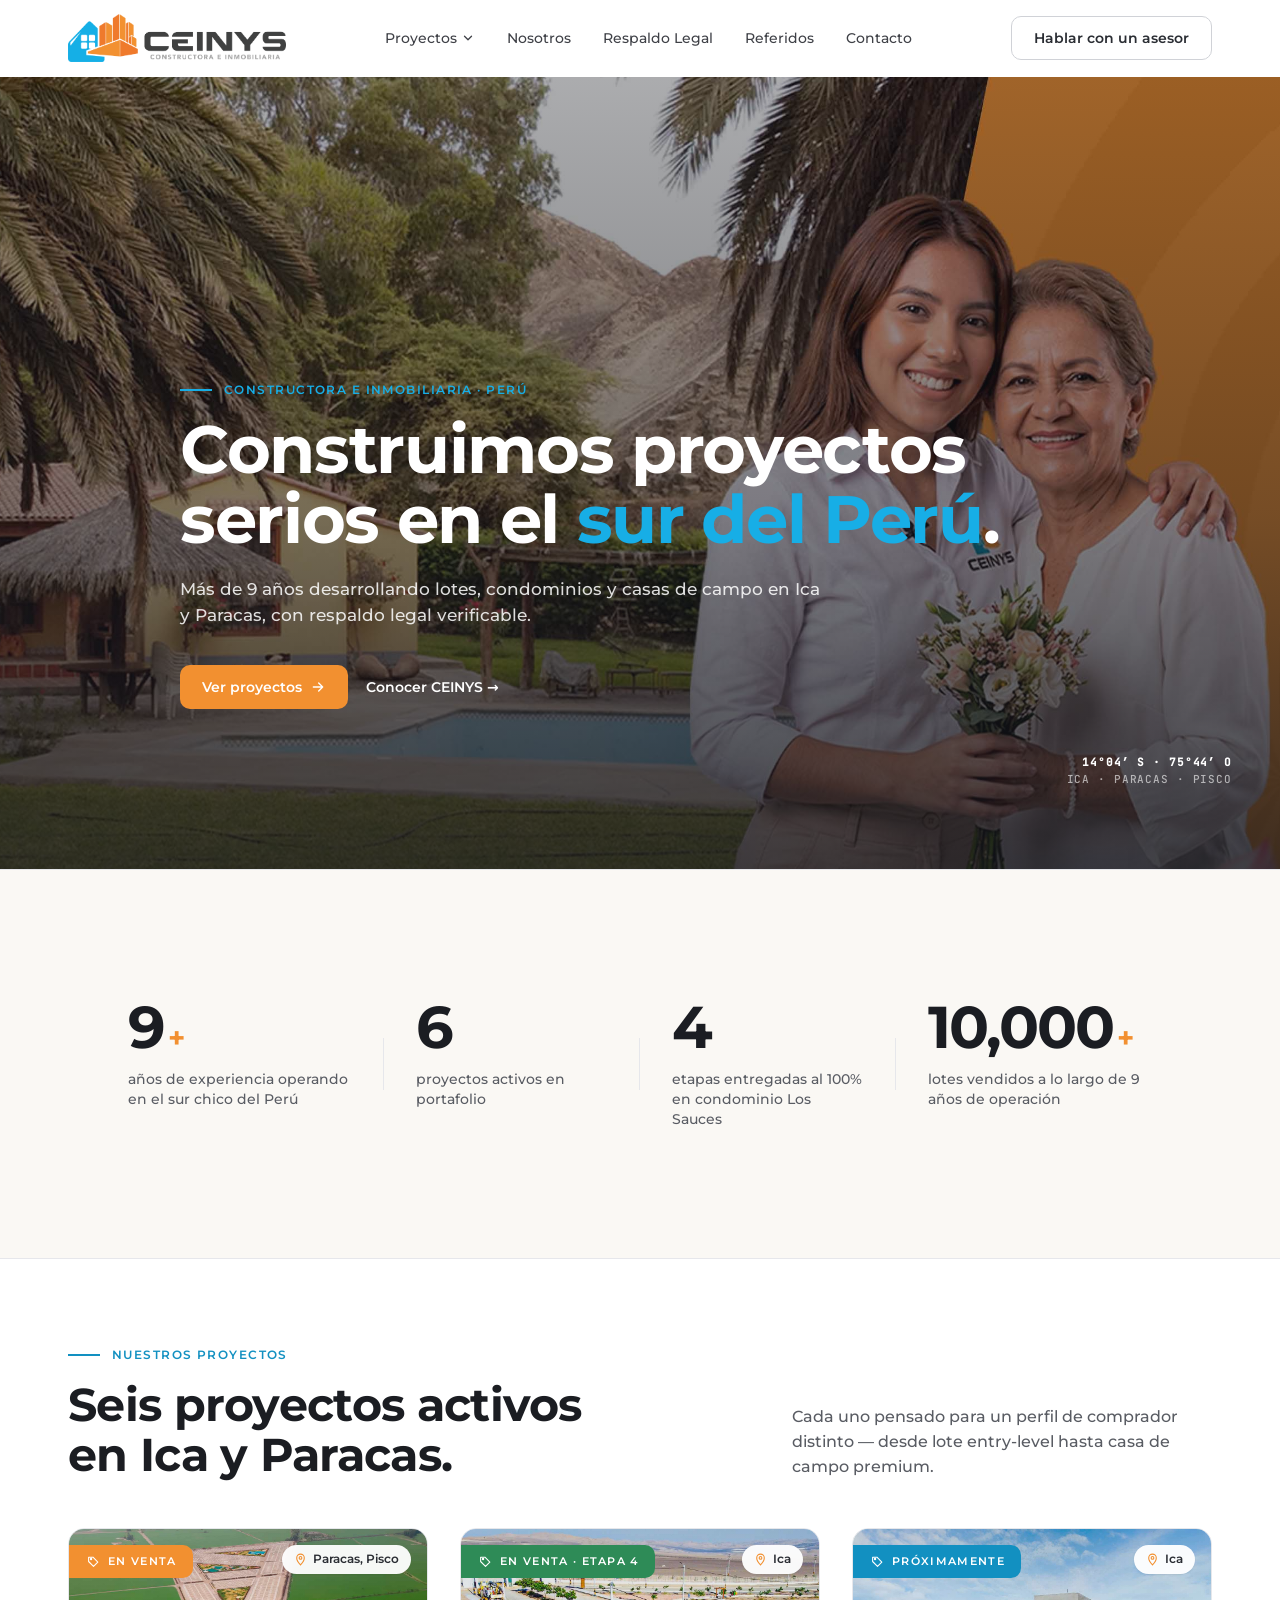
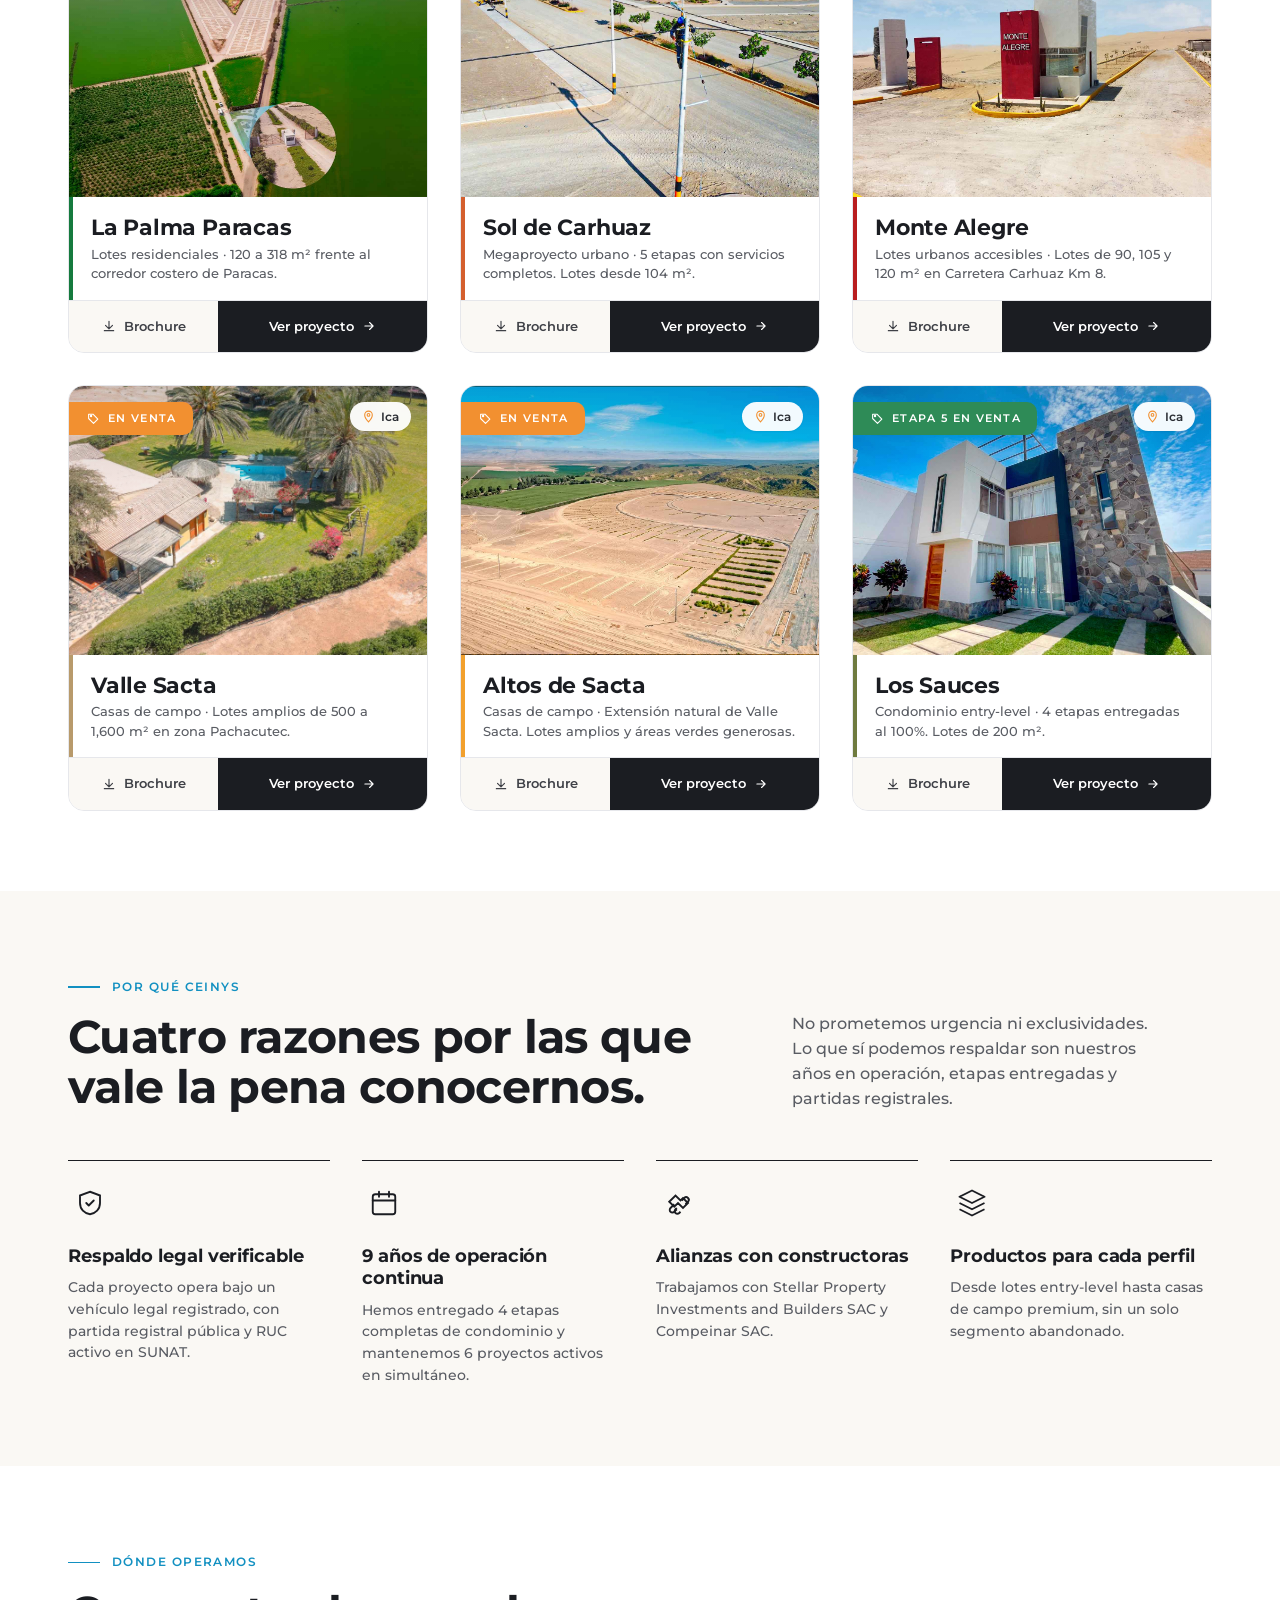
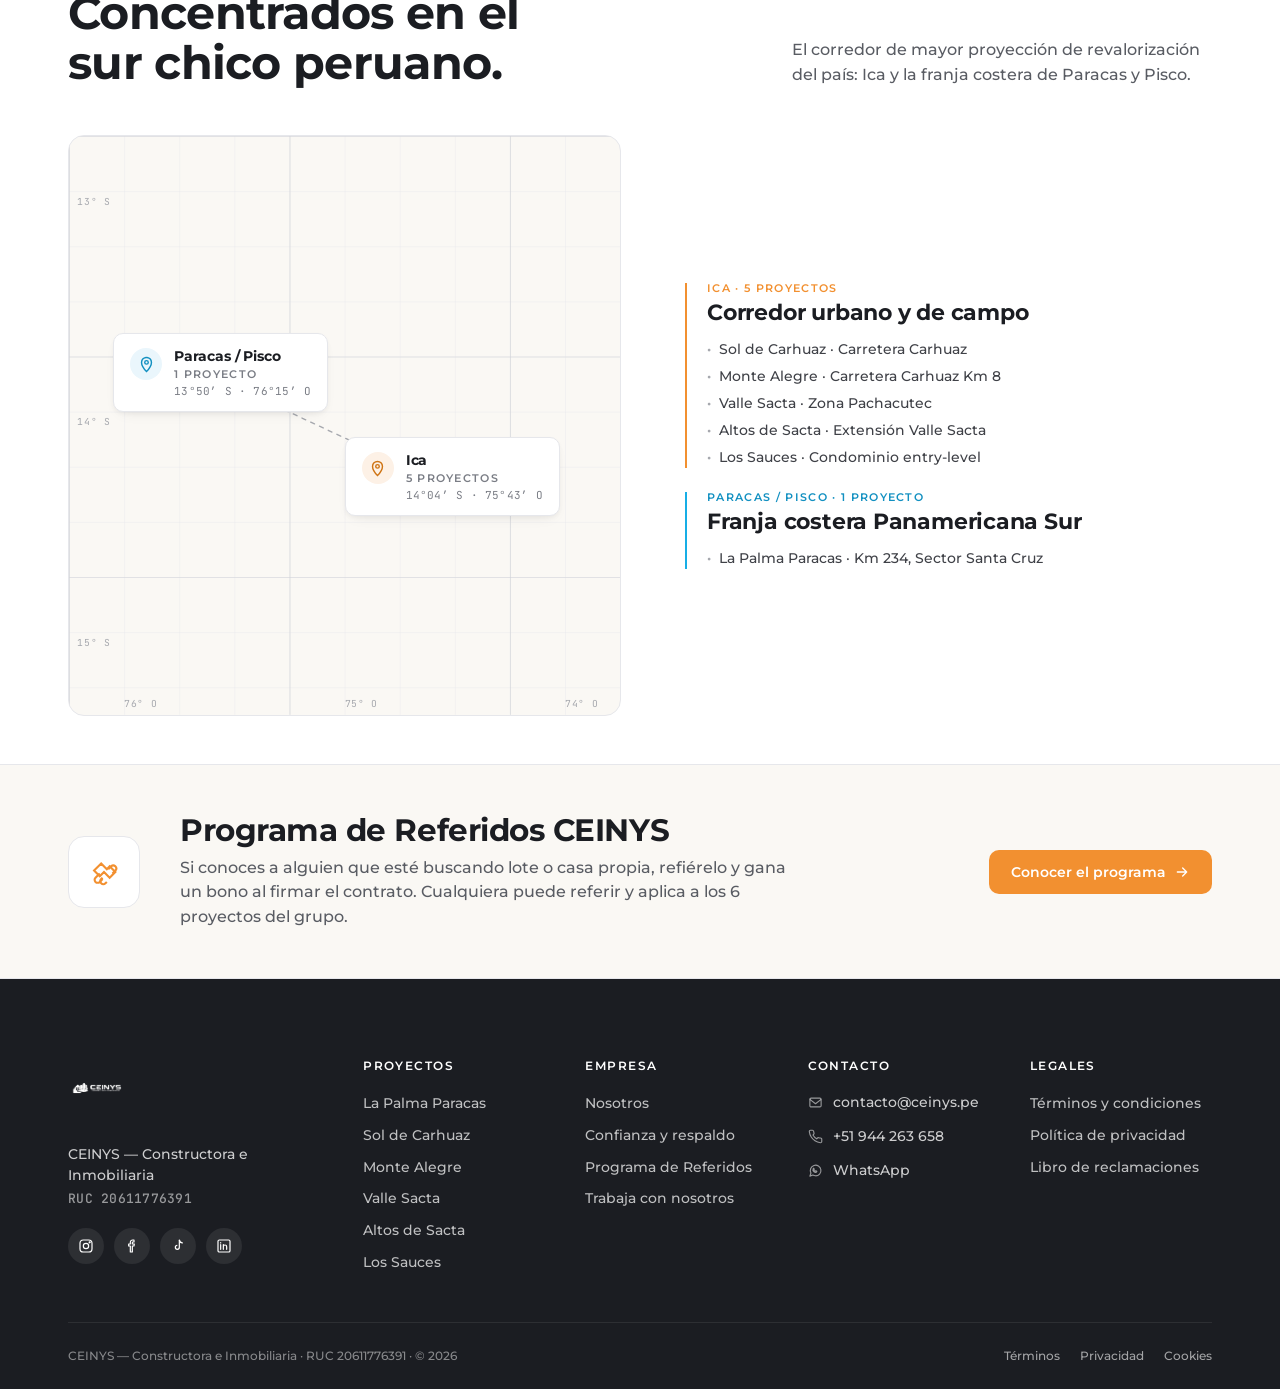
<file: index.html>
﻿<!DOCTYPE html>
<html lang="es"><head>
<script>
window.__resources = {
  photoLaPalma: './images/photoLaPalma2.jpg',
  photoSolCarhuaz: './images/photoSolCarhuaz2.jpg',
  photoAltosSacta: './images/photoAltosSacta2.jpg',
  photoMonteAlegre: './images/photoMonteAlegre2.jpg',
  photoLosSauces: './images/photoLosSauces2.jpg',
  photoValleSacta: './images/photoValleSacta2.jpg',
  logoCeinys: './images/logoCeinys2.png',
  logoCeinysWhite: './images/logoCeinysWhite.png'
};
</script>

<meta charset="utf-8">
<meta name="viewport" content="width=device-width, initial-scale=1">
<title>CEINYS · Constructora e Inmobiliaria · Ica y Paracas</title>

<meta name="description" content="Constructora e inmobiliaria peruana con 9+ años de operación en el sur chico del Perú. Seis proyectos activos en Ica y Paracas, con respaldo legal verificable.">
<style>
@font-face {
  font-family: 'JetBrains Mono';
  font-style: normal;
  font-weight: 400;
  font-display: swap;
  src: url("./fonts/font-3.woff2") format('woff2');
  unicode-range: U+0460-052F, U+1C80-1C8A, U+20B4, U+2DE0-2DFF, U+A640-A69F, U+FE2E-FE2F;
}
/* cyrillic */
@font-face {
  font-family: 'JetBrains Mono';
  font-style: normal;
  font-weight: 400;
  font-display: swap;
  src: url("./fonts/font-4.woff2") format('woff2');
  unicode-range: U+0301, U+0400-045F, U+0490-0491, U+04B0-04B1, U+2116;
}
/* greek */
@font-face {
  font-family: 'JetBrains Mono';
  font-style: normal;
  font-weight: 400;
  font-display: swap;
  src: url("./fonts/font-5.woff2") format('woff2');
  unicode-range: U+0370-0377, U+037A-037F, U+0384-038A, U+038C, U+038E-03A1, U+03A3-03FF;
}
/* vietnamese */
@font-face {
  font-family: 'JetBrains Mono';
  font-style: normal;
  font-weight: 400;
  font-display: swap;
  src: url("./fonts/font-6.woff2") format('woff2');
  unicode-range: U+0102-0103, U+0110-0111, U+0128-0129, U+0168-0169, U+01A0-01A1, U+01AF-01B0, U+0300-0301, U+0303-0304, U+0308-0309, U+0323, U+0329, U+1EA0-1EF9, U+20AB;
}
/* latin-ext */
@font-face {
  font-family: 'JetBrains Mono';
  font-style: normal;
  font-weight: 400;
  font-display: swap;
  src: url("./fonts/font-7.woff2") format('woff2');
  unicode-range: U+0100-02BA, U+02BD-02C5, U+02C7-02CC, U+02CE-02D7, U+02DD-02FF, U+0304, U+0308, U+0329, U+1D00-1DBF, U+1E00-1E9F, U+1EF2-1EFF, U+2020, U+20A0-20AB, U+20AD-20C0, U+2113, U+2C60-2C7F, U+A720-A7FF;
}
/* latin */
@font-face {
  font-family: 'JetBrains Mono';
  font-style: normal;
  font-weight: 400;
  font-display: swap;
  src: url("./fonts/font-8.woff2") format('woff2');
  unicode-range: U+0000-00FF, U+0131, U+0152-0153, U+02BB-02BC, U+02C6, U+02DA, U+02DC, U+0304, U+0308, U+0329, U+2000-206F, U+20AC, U+2122, U+2191, U+2193, U+2212, U+2215, U+FEFF, U+FFFD;
}
/* cyrillic-ext */
@font-face {
  font-family: 'JetBrains Mono';
  font-style: normal;
  font-weight: 500;
  font-display: swap;
  src: url("./fonts/font-3.woff2") format('woff2');
  unicode-range: U+0460-052F, U+1C80-1C8A, U+20B4, U+2DE0-2DFF, U+A640-A69F, U+FE2E-FE2F;
}
/* cyrillic */
@font-face {
  font-family: 'JetBrains Mono';
  font-style: normal;
  font-weight: 500;
  font-display: swap;
  src: url("./fonts/font-4.woff2") format('woff2');
  unicode-range: U+0301, U+0400-045F, U+0490-0491, U+04B0-04B1, U+2116;
}
/* greek */
@font-face {
  font-family: 'JetBrains Mono';
  font-style: normal;
  font-weight: 500;
  font-display: swap;
  src: url("./fonts/font-5.woff2") format('woff2');
  unicode-range: U+0370-0377, U+037A-037F, U+0384-038A, U+038C, U+038E-03A1, U+03A3-03FF;
}
/* vietnamese */
@font-face {
  font-family: 'JetBrains Mono';
  font-style: normal;
  font-weight: 500;
  font-display: swap;
  src: url("./fonts/font-6.woff2") format('woff2');
  unicode-range: U+0102-0103, U+0110-0111, U+0128-0129, U+0168-0169, U+01A0-01A1, U+01AF-01B0, U+0300-0301, U+0303-0304, U+0308-0309, U+0323, U+0329, U+1EA0-1EF9, U+20AB;
}
/* latin-ext */
@font-face {
  font-family: 'JetBrains Mono';
  font-style: normal;
  font-weight: 500;
  font-display: swap;
  src: url("./fonts/font-7.woff2") format('woff2');
  unicode-range: U+0100-02BA, U+02BD-02C5, U+02C7-02CC, U+02CE-02D7, U+02DD-02FF, U+0304, U+0308, U+0329, U+1D00-1DBF, U+1E00-1E9F, U+1EF2-1EFF, U+2020, U+20A0-20AB, U+20AD-20C0, U+2113, U+2C60-2C7F, U+A720-A7FF;
}
/* latin */
@font-face {
  font-family: 'JetBrains Mono';
  font-style: normal;
  font-weight: 500;
  font-display: swap;
  src: url("./fonts/font-8.woff2") format('woff2');
  unicode-range: U+0000-00FF, U+0131, U+0152-0153, U+02BB-02BC, U+02C6, U+02DA, U+02DC, U+0304, U+0308, U+0329, U+2000-206F, U+20AC, U+2122, U+2191, U+2193, U+2212, U+2215, U+FEFF, U+FFFD;
}
/* cyrillic-ext */
@font-face {
  font-family: 'Montserrat';
  font-style: normal;
  font-weight: 500;
  font-display: swap;
  src: url("./fonts/font-9.woff2") format('woff2');
  unicode-range: U+0460-052F, U+1C80-1C8A, U+20B4, U+2DE0-2DFF, U+A640-A69F, U+FE2E-FE2F;
}
/* cyrillic */
@font-face {
  font-family: 'Montserrat';
  font-style: normal;
  font-weight: 500;
  font-display: swap;
  src: url("./fonts/font-10.woff2") format('woff2');
  unicode-range: U+0301, U+0400-045F, U+0490-0491, U+04B0-04B1, U+2116;
}
/* vietnamese */
@font-face {
  font-family: 'Montserrat';
  font-style: normal;
  font-weight: 500;
  font-display: swap;
  src: url("./fonts/font-11.woff2") format('woff2');
  unicode-range: U+0102-0103, U+0110-0111, U+0128-0129, U+0168-0169, U+01A0-01A1, U+01AF-01B0, U+0300-0301, U+0303-0304, U+0308-0309, U+0323, U+0329, U+1EA0-1EF9, U+20AB;
}
/* latin-ext */
@font-face {
  font-family: 'Montserrat';
  font-style: normal;
  font-weight: 500;
  font-display: swap;
  src: url("./fonts/font-12.woff2") format('woff2');
  unicode-range: U+0100-02BA, U+02BD-02C5, U+02C7-02CC, U+02CE-02D7, U+02DD-02FF, U+0304, U+0308, U+0329, U+1D00-1DBF, U+1E00-1E9F, U+1EF2-1EFF, U+2020, U+20A0-20AB, U+20AD-20C0, U+2113, U+2C60-2C7F, U+A720-A7FF;
}
/* latin */
@font-face {
  font-family: 'Montserrat';
  font-style: normal;
  font-weight: 500;
  font-display: swap;
  src: url("./fonts/font-13.woff2") format('woff2');
  unicode-range: U+0000-00FF, U+0131, U+0152-0153, U+02BB-02BC, U+02C6, U+02DA, U+02DC, U+0304, U+0308, U+0329, U+2000-206F, U+20AC, U+2122, U+2191, U+2193, U+2212, U+2215, U+FEFF, U+FFFD;
}
/* cyrillic-ext */
@font-face {
  font-family: 'Montserrat';
  font-style: normal;
  font-weight: 600;
  font-display: swap;
  src: url("./fonts/font-9.woff2") format('woff2');
  unicode-range: U+0460-052F, U+1C80-1C8A, U+20B4, U+2DE0-2DFF, U+A640-A69F, U+FE2E-FE2F;
}
/* cyrillic */
@font-face {
  font-family: 'Montserrat';
  font-style: normal;
  font-weight: 600;
  font-display: swap;
  src: url("./fonts/font-10.woff2") format('woff2');
  unicode-range: U+0301, U+0400-045F, U+0490-0491, U+04B0-04B1, U+2116;
}
/* vietnamese */
@font-face {
  font-family: 'Montserrat';
  font-style: normal;
  font-weight: 600;
  font-display: swap;
  src: url("./fonts/font-11.woff2") format('woff2');
  unicode-range: U+0102-0103, U+0110-0111, U+0128-0129, U+0168-0169, U+01A0-01A1, U+01AF-01B0, U+0300-0301, U+0303-0304, U+0308-0309, U+0323, U+0329, U+1EA0-1EF9, U+20AB;
}
/* latin-ext */
@font-face {
  font-family: 'Montserrat';
  font-style: normal;
  font-weight: 600;
  font-display: swap;
  src: url("./fonts/font-12.woff2") format('woff2');
  unicode-range: U+0100-02BA, U+02BD-02C5, U+02C7-02CC, U+02CE-02D7, U+02DD-02FF, U+0304, U+0308, U+0329, U+1D00-1DBF, U+1E00-1E9F, U+1EF2-1EFF, U+2020, U+20A0-20AB, U+20AD-20C0, U+2113, U+2C60-2C7F, U+A720-A7FF;
}
/* latin */
@font-face {
  font-family: 'Montserrat';
  font-style: normal;
  font-weight: 600;
  font-display: swap;
  src: url("./fonts/font-13.woff2") format('woff2');
  unicode-range: U+0000-00FF, U+0131, U+0152-0153, U+02BB-02BC, U+02C6, U+02DA, U+02DC, U+0304, U+0308, U+0329, U+2000-206F, U+20AC, U+2122, U+2191, U+2193, U+2212, U+2215, U+FEFF, U+FFFD;
}
/* cyrillic-ext */
@font-face {
  font-family: 'Montserrat';
  font-style: normal;
  font-weight: 700;
  font-display: swap;
  src: url("./fonts/font-9.woff2") format('woff2');
  unicode-range: U+0460-052F, U+1C80-1C8A, U+20B4, U+2DE0-2DFF, U+A640-A69F, U+FE2E-FE2F;
}
/* cyrillic */
@font-face {
  font-family: 'Montserrat';
  font-style: normal;
  font-weight: 700;
  font-display: swap;
  src: url("./fonts/font-10.woff2") format('woff2');
  unicode-range: U+0301, U+0400-045F, U+0490-0491, U+04B0-04B1, U+2116;
}
/* vietnamese */
@font-face {
  font-family: 'Montserrat';
  font-style: normal;
  font-weight: 700;
  font-display: swap;
  src: url("./fonts/font-11.woff2") format('woff2');
  unicode-range: U+0102-0103, U+0110-0111, U+0128-0129, U+0168-0169, U+01A0-01A1, U+01AF-01B0, U+0300-0301, U+0303-0304, U+0308-0309, U+0323, U+0329, U+1EA0-1EF9, U+20AB;
}
/* latin-ext */
@font-face {
  font-family: 'Montserrat';
  font-style: normal;
  font-weight: 700;
  font-display: swap;
  src: url("./fonts/font-12.woff2") format('woff2');
  unicode-range: U+0100-02BA, U+02BD-02C5, U+02C7-02CC, U+02CE-02D7, U+02DD-02FF, U+0304, U+0308, U+0329, U+1D00-1DBF, U+1E00-1E9F, U+1EF2-1EFF, U+2020, U+20A0-20AB, U+20AD-20C0, U+2113, U+2C60-2C7F, U+A720-A7FF;
}
/* latin */
@font-face {
  font-family: 'Montserrat';
  font-style: normal;
  font-weight: 700;
  font-display: swap;
  src: url("./fonts/font-13.woff2") format('woff2');
  unicode-range: U+0000-00FF, U+0131, U+0152-0153, U+02BB-02BC, U+02C6, U+02DA, U+02DC, U+0304, U+0308, U+0329, U+2000-206F, U+20AC, U+2122, U+2191, U+2193, U+2212, U+2215, U+FEFF, U+FFFD;
}
/* cyrillic */
@font-face {
  font-family: 'Playfair Display';
  font-style: normal;
  font-weight: 600;
  font-display: swap;
  src: url("./fonts/font-14.woff2") format('woff2');
  unicode-range: U+0301, U+0400-045F, U+0490-0491, U+04B0-04B1, U+2116;
}
/* vietnamese */
@font-face {
  font-family: 'Playfair Display';
  font-style: normal;
  font-weight: 600;
  font-display: swap;
  src: url("./fonts/font-15.woff2") format('woff2');
  unicode-range: U+0102-0103, U+0110-0111, U+0128-0129, U+0168-0169, U+01A0-01A1, U+01AF-01B0, U+0300-0301, U+0303-0304, U+0308-0309, U+0323, U+0329, U+1EA0-1EF9, U+20AB;
}
/* latin-ext */
@font-face {
  font-family: 'Playfair Display';
  font-style: normal;
  font-weight: 600;
  font-display: swap;
  src: url("./fonts/font-16.woff2") format('woff2');
  unicode-range: U+0100-02BA, U+02BD-02C5, U+02C7-02CC, U+02CE-02D7, U+02DD-02FF, U+0304, U+0308, U+0329, U+1D00-1DBF, U+1E00-1E9F, U+1EF2-1EFF, U+2020, U+20A0-20AB, U+20AD-20C0, U+2113, U+2C60-2C7F, U+A720-A7FF;
}
/* latin */
@font-face {
  font-family: 'Playfair Display';
  font-style: normal;
  font-weight: 600;
  font-display: swap;
  src: url("./fonts/font-17.woff2") format('woff2');
  unicode-range: U+0000-00FF, U+0131, U+0152-0153, U+02BB-02BC, U+02C6, U+02DA, U+02DC, U+0304, U+0308, U+0329, U+2000-206F, U+20AC, U+2122, U+2191, U+2193, U+2212, U+2215, U+FEFF, U+FFFD;
}
/* cyrillic */
@font-face {
  font-family: 'Playfair Display';
  font-style: normal;
  font-weight: 700;
  font-display: swap;
  src: url("./fonts/font-14.woff2") format('woff2');
  unicode-range: U+0301, U+0400-045F, U+0490-0491, U+04B0-04B1, U+2116;
}
/* vietnamese */
@font-face {
  font-family: 'Playfair Display';
  font-style: normal;
  font-weight: 700;
  font-display: swap;
  src: url("./fonts/font-15.woff2") format('woff2');
  unicode-range: U+0102-0103, U+0110-0111, U+0128-0129, U+0168-0169, U+01A0-01A1, U+01AF-01B0, U+0300-0301, U+0303-0304, U+0308-0309, U+0323, U+0329, U+1EA0-1EF9, U+20AB;
}
/* latin-ext */
@font-face {
  font-family: 'Playfair Display';
  font-style: normal;
  font-weight: 700;
  font-display: swap;
  src: url("./fonts/font-16.woff2") format('woff2');
  unicode-range: U+0100-02BA, U+02BD-02C5, U+02C7-02CC, U+02CE-02D7, U+02DD-02FF, U+0304, U+0308, U+0329, U+1D00-1DBF, U+1E00-1E9F, U+1EF2-1EFF, U+2020, U+20A0-20AB, U+20AD-20C0, U+2113, U+2C60-2C7F, U+A720-A7FF;
}
/* latin */
@font-face {
  font-family: 'Playfair Display';
  font-style: normal;
  font-weight: 700;
  font-display: swap;
  src: url("./fonts/font-17.woff2") format('woff2');
  unicode-range: U+0000-00FF, U+0131, U+0152-0153, U+02BB-02BC, U+02C6, U+02DA, U+02DC, U+0304, U+0308, U+0329, U+2000-206F, U+20AC, U+2122, U+2191, U+2193, U+2212, U+2215, U+FEFF, U+FFFD;
}


:root {
  /* ====================================================
     CORPORATE PALETTE — CEINYS mother brand
     ==================================================== */

  /* Brand primaries (from logo) */
  --ceinys-cian-500: #17AEE6;        /* logo house */
  --ceinys-cian-600: #1290C1;
  --ceinys-cian-700: #0E708F;
  --ceinys-cian-100: #CFE9F7;
  --ceinys-cian-050: #EAF6FC;

  --ceinys-naranja-500: #F29030;     /* logo buildings */
  --ceinys-naranja-600: #CF7414;
  --ceinys-naranja-700: #9F580A;
  --ceinys-naranja-100: #FADCBB;
  --ceinys-naranja-050: #FDF1E6;

  /* Grafito — the dominant ink, NOT the accents */
  --grafito-900: #1B1D22;            /* darkest, headlines */
  --grafito-800: #2A2D33;            /* body emphasis */
  --grafito-700: #3F4147;            /* logo wordmark color */
  --grafito-600: #595C63;            /* secondary text */
  --grafito-500: #7A7D85;            /* meta / labels */
  --grafito-400: #A6A8AE;            /* placeholders */
  --grafito-300: #D0D2D7;            /* dividers */
  --grafito-200: #E6E7EB;            /* borders */
  --grafito-100: #F2F3F5;            /* surfaces */
  --grafito-050: #F8F9FA;            /* page bg alt */

  --paper: #FFFFFF;
  --bone:  #FAF8F4;                  /* warm off-white — institutional warmth */

  /* Semantic */
  --color-success: #2E8B57;
  --color-warning: #C8810D;
  --color-danger:  #B23A2F;
  --color-info:    var(--ceinys-cian-600);

  /* Foreground / background semantic vars */
  --fg-1: var(--grafito-900);
  --fg-2: var(--grafito-700);
  --fg-3: var(--grafito-500);
  --fg-inverse: #FFFFFF;

  --bg-1: var(--paper);
  --bg-2: var(--bone);
  --bg-3: var(--grafito-100);
  --bg-ink: var(--grafito-900);

  --border-soft: var(--grafito-200);
  --border-strong: var(--grafito-300);

  /* Accent semantics — restrained corporate use */
  --accent-primary: var(--ceinys-cian-600);   /* links, focus, primary CTA underline */
  --accent-action:  var(--ceinys-naranja-500);/* CTAs only */
  --accent-action-hover: var(--ceinys-naranja-600);

  /* ====================================================
     TYPE
     ==================================================== */
  --font-display: 'Montserrat', system-ui, sans-serif;            /* wordmark, eyebrow, headlines (weight 800) */
  --font-sans:    'Montserrat', system-ui, -apple-system, 'Segoe UI', sans-serif;  /* body + UI (weight 400–600) */
  --font-serif:   'Playfair Display', Georgia, serif;             /* sub-brand only (Valle Sacta, Altos, Los Sauces) */
  --font-mono:    'JetBrains Mono', ui-monospace, monospace;      /* RUC, partidas, technical */

  /* Type scale (rem on 16px) — generous for institutional voice */
  --fs-display:   clamp(2.75rem, 5vw, 4.5rem);    /* 44–72 */
  --fs-h1:        clamp(2.25rem, 3.6vw, 3.25rem); /* 36–52 */
  --fs-h2:        clamp(1.75rem, 2.6vw, 2.25rem); /* 28–36 */
  --fs-h3:        1.5rem;     /* 24 */
  --fs-h4:        1.25rem;    /* 20 */
  --fs-h5:        1.0625rem;  /* 17 */
  --fs-body:      1rem;       /* 16 */
  --fs-small:     0.875rem;   /* 14 */
  --fs-meta:      0.75rem;    /* 12 — uppercase labels only */

  --lh-tight: 1.05;
  --lh-snug:  1.2;
  --lh-base:  1.55;
  --lh-loose: 1.7;

  --tracking-wide:   0.12em;   /* uppercase labels */
  --tracking-tight: -0.01em;   /* large display */

  /* ====================================================
     SPACING — 4pt grid
     ==================================================== */
  --space-1:  4px;
  --space-2:  8px;
  --space-3: 12px;
  --space-4: 16px;
  --space-5: 20px;
  --space-6: 24px;
  --space-7: 32px;
  --space-8: 40px;
  --space-9: 48px;
  --space-10: 64px;
  --space-11: 80px;
  --space-12: 96px;
  --space-13: 128px;

  /* Layout */
  --container-max: 1240px;
  --container-narrow: 880px;
  --gutter: clamp(20px, 4vw, 48px);

  /* ====================================================
     RADII, SHADOWS, BORDERS
     ==================================================== */
  --radius-xs: 4px;
  --radius-sm: 6px;
  --radius-md: 10px;
  --radius-lg: 16px;
  --radius-xl: 24px;
  --radius-pill: 999px;

  /* Restrained shadow system — institutional, never floaty */
  --shadow-1: 0 1px 2px rgba(20, 22, 28, 0.05), 0 1px 0 rgba(20, 22, 28, 0.02);
  --shadow-2: 0 6px 16px -8px rgba(20, 22, 28, 0.10), 0 2px 4px rgba(20, 22, 28, 0.04);
  --shadow-3: 0 16px 40px -16px rgba(20, 22, 28, 0.18), 0 4px 8px rgba(20, 22, 28, 0.04);
  --shadow-inset: inset 0 0 0 1px rgba(20, 22, 28, 0.06);

  /* Motion */
  --ease-out: cubic-bezier(0.22, 1, 0.36, 1);
  --ease-inout: cubic-bezier(0.65, 0, 0.35, 1);
  --dur-fast: 120ms;
  --dur-base: 200ms;
  --dur-slow: 380ms;
}

/* ============================================================
   SUB-BRAND TOKEN PACKS
   Apply to a wrapper to switch the page into a project palette.
   Usage: <section data-brand="la-palma">…</section>
   Each pack defines:
     --brand-primary, --brand-primary-soft, --brand-ink,
     --brand-accent, --brand-surface,
     --brand-font-display, --brand-font-body
   ============================================================ */

/* La Palma Paracas — costa, palmera, verde profundo
   NOTE: brief said "verde turquesa" but the supplied logo is a
   deep forest green. Using the actual logo color. */
[data-brand="la-palma"] {
  --brand-primary:      #157A3E;
  --brand-primary-soft: #E5F1EA;
  --brand-ink:          #0E3B22;
  --brand-accent:       #F0C24B;       /* warm sun */
  --brand-surface:      #F6F9F4;
  --brand-font-display: 'Montserrat', sans-serif;
  --brand-font-body:    'Montserrat', sans-serif;
}

/* Valle Sacta — campestre premium, blanco + dorado + caballo */
[data-brand="valle-sacta"] {
  --brand-primary:      #1B1B1B;
  --brand-primary-soft: #F4EFE3;
  --brand-ink:          #14110B;
  --brand-accent:       #B89A6B;       /* gold rule */
  --brand-surface:      #FAF7F0;
  --brand-font-display: 'Playfair Display', serif;
  --brand-font-body:    'Montserrat', sans-serif;
}

/* Altos de Sacta — multicolor, display gruesa, dinámico */
[data-brand="altos-sacta"] {
  --brand-primary:      #0E0E0E;       /* black wedge */
  --brand-primary-soft: #FFF6E0;
  --brand-ink:          #0E0E0E;
  --brand-accent:       #F2A02D;       /* orange — dominant */
  --brand-accent-2:     #3CB4E5;       /* sky blue */
  --brand-accent-3:     #7AB23A;       /* leaf green */
  --brand-surface:      #FFFCF5;
  --brand-font-display: 'Playfair Display', serif; /* matches logo */
  --brand-font-body:    'Montserrat', sans-serif;
}

/* Sol de Carhuaz — arena, sol, agua, manuscrita */
[data-brand="sol-carhuaz"] {
  --brand-primary:      #6B4127;       /* brown script */
  --brand-primary-soft: #F5E9DC;
  --brand-ink:          #3D2515;
  --brand-accent:       #D45F2E;       /* terracota sun */
  --brand-accent-2:     #62C6D6;       /* aqua */
  --brand-surface:      #FBF4EA;
  --brand-font-display: 'Caveat', 'Montserrat', cursive; /* substitute for the script */
  --brand-font-body:    'Montserrat', sans-serif;
}

/* Monte Alegre — rojo dominante + naranja, popular masivo */
[data-brand="monte-alegre"] {
  --brand-primary:      #B91E1F;
  --brand-primary-soft: #FCE5E3;
  --brand-ink:          #6E0F0F;
  --brand-accent:       #F2A02D;
  --brand-accent-2:     #F4D547;       /* yellow sun */
  --brand-surface:      #FFF6F2;
  --brand-font-display: 'Montserrat', sans-serif; /* matches logo wide sans */
  --brand-font-body:    'Montserrat', sans-serif;
}

/* Los Sauces — entry level, olivo + dorado */
[data-brand="los-sauces"] {
  --brand-primary:      #6F7B3F;       /* olive */
  --brand-primary-soft: #EFF1DF;
  --brand-ink:          #2C1A0E;       /* dark brown */
  --brand-accent:       #E2A93B;       /* tag color */
  --brand-surface:      #FAF8EF;
  --brand-font-display: 'Playfair Display', serif;
  --brand-font-body:    'Montserrat', sans-serif;
}

/* ============================================================
   ELEMENT-LEVEL SEMANTIC TYPOGRAPHY
   Default to the corporate (CEINYS) typography. Sub-branded
   sections override via .brand-headline if they want display
   to swap to their brand font.
   ============================================================ */

html, body {
  font-family: var(--font-sans);
  font-size: 16px;
  color: var(--fg-1);
  background: var(--bg-1);
  line-height: var(--lh-base);
  font-feature-settings: "ss01", "cv11";
  text-rendering: optimizeLegibility;
  -webkit-font-smoothing: antialiased;
}

.display, h1.display {
  font-family: var(--font-display);
  font-size: var(--fs-display);
  font-weight: 700;
  letter-spacing: var(--tracking-tight);
  line-height: var(--lh-tight);
  color: var(--fg-1);
}

h1, .h1 {
  font-family: var(--font-sans);
  font-size: var(--fs-h1);
  font-weight: 700;
  line-height: var(--lh-snug);
  letter-spacing: -0.01em;
  color: var(--fg-1);
  text-wrap: balance;
}
h2, .h2 {
  font-family: var(--font-sans);
  font-size: var(--fs-h2);
  font-weight: 700;
  line-height: var(--lh-snug);
  letter-spacing: -0.005em;
  color: var(--fg-1);
  text-wrap: balance;
}
h3, .h3 { font-size: var(--fs-h3); font-weight: 600; line-height: 1.3; color: var(--fg-1); }
h4, .h4 { font-size: var(--fs-h4); font-weight: 600; line-height: 1.35; color: var(--fg-1); }
h5, .h5 { font-size: var(--fs-h5); font-weight: 600; line-height: 1.4; color: var(--fg-1); }

p { font-size: var(--fs-body); line-height: var(--lh-base); color: var(--fg-2); text-wrap: pretty; }
p.lead { font-size: 1.125rem; line-height: 1.6; color: var(--fg-2); }
small, .small { font-size: var(--fs-small); color: var(--fg-3); }

.eyebrow {
  font-family: var(--font-display);
  font-size: var(--fs-meta);
  font-weight: 600;
  text-transform: uppercase;
  letter-spacing: var(--tracking-wide);
  color: var(--accent-primary);
}

.brand-headline {
  font-family: var(--brand-font-display, var(--font-sans));
  color: var(--brand-ink, var(--fg-1));
}

code, kbd, .mono {
  font-family: var(--font-mono);
  font-size: 0.9em;
  color: var(--fg-2);
}

a { color: var(--accent-primary); text-decoration: none; transition: color var(--dur-fast) var(--ease-out); }
a:hover { color: var(--ceinys-cian-700); text-decoration: underline; text-underline-offset: 3px; }

::selection { background: var(--ceinys-cian-100); color: var(--grafito-900); }

hr { border: 0; border-top: 1px solid var(--border-soft); margin: var(--space-7) 0; }


* { box-sizing: border-box; }
html { scroll-behavior: smooth; }
body { margin: 0; }

/* =====================================================
   LAYOUT PRIMITIVES
   ===================================================== */
.container { max-width: var(--container-max); margin: 0 auto; padding: 0 var(--gutter); }
.container-narrow { max-width: var(--container-narrow); margin: 0 auto; padding: 0 var(--gutter); }

section { padding: var(--space-11) 0; }
section.tight { padding: var(--space-9) 0; }
section.bone { background: var(--bone); }
section.paper { background: var(--paper); }
section.ink { background: var(--bg-ink); color: white; }
section.ink h1, section.ink h2, section.ink h3 { color: white; }
section.ink p { color: rgba(255,255,255,0.78); }

/* eyebrow with rule */
.eyebrow {
  display: inline-flex; align-items: center; gap: 12px;
  font-family: var(--font-display);
  font-size: var(--fs-meta); font-weight: 600;
  text-transform: uppercase; letter-spacing: var(--tracking-wide);
  color: var(--accent-primary);
  margin-bottom: var(--space-4);
}
.eyebrow::before { content: ''; width: 32px; height: 1.5px; background: currentColor; }
section.ink .eyebrow { color: var(--ceinys-cian-500); }

/* =====================================================
   BUTTONS
   ===================================================== */
.btn {
  font: 600 14px/1 var(--font-sans);
  padding: 14px 22px; border-radius: var(--radius-md);
  border: 0; cursor: pointer;
  display: inline-flex; align-items: center; gap: 8px;
  transition: all var(--dur-base) var(--ease-out);
  white-space: nowrap; text-decoration: none;
}
.btn svg { width: 16px; height: 16px; stroke-width: 2; }
.btn-primary { background: var(--accent-action); color: white; }
.btn-primary:hover { background: var(--accent-action-hover); transform: translateY(-1px); box-shadow: var(--shadow-2); color: white; text-decoration: none; }
.btn-secondary { background: var(--grafito-900); color: white; }
.btn-secondary:hover { background: var(--grafito-800); transform: translateY(-1px); color: white; text-decoration: none; }
.btn-ghost { background: transparent; color: var(--grafito-800); border: 1px solid var(--grafito-300); }
.btn-ghost:hover { background: var(--grafito-100); border-color: var(--grafito-400); color: var(--grafito-900); text-decoration: none; }
.header-cta-desktop .btn-ghost:hover { background: var(--ceinys-naranja-050); border-color: var(--ceinys-naranja-500); color: var(--ceinys-naranja-600); }
.btn-ghost-light { background: transparent; color: white; border: 1px solid rgba(255,255,255,0.55); }
.btn-ghost-light:hover { background: rgba(255,255,255,0.10); border-color: white; color: white; text-decoration: none; }
.btn-link {
  background: transparent; color: var(--ceinys-cian-600);
  padding: 0; font: 600 14px/1 var(--font-sans);
  border: 0; cursor: pointer; display: inline-flex; align-items: center; gap: 6px;
}
.btn-link:hover { color: var(--ceinys-cian-700); text-decoration: underline; text-underline-offset: 4px; }

/* =====================================================
   HEADER — sticky, blur, mobile hamburger
   ===================================================== */
.header {
  position: sticky; top: 0; z-index: 50;
  background: rgba(255,255,255,0.92);
  backdrop-filter: blur(12px) saturate(120%);
  -webkit-backdrop-filter: blur(12px) saturate(120%);
  border-bottom: 1px solid transparent;
  transition: border-color var(--dur-base) var(--ease-out), box-shadow var(--dur-base) var(--ease-out);
}
.header.scrolled { border-bottom-color: var(--border-soft); box-shadow: var(--shadow-1); }
.header-inner { display: flex; align-items: center; justify-content: space-between; height: 76px; gap: 24px; }
.header-logo { display: flex; align-items: center; cursor: pointer; }
.header-logo img { height: 48px; display: block; }
.header-nav { display: flex; gap: 32px; }
.header-nav a {
  font: 500 14px/1 var(--font-sans); color: var(--grafito-700);
  cursor: pointer; padding: 8px 0; position: relative;
  text-decoration: none;
}
.header-nav a::after {
  content: ''; position: absolute; left: 0; right: 100%; bottom: 0;
  height: 2px; background: var(--ceinys-cian-500); border-radius: 1px;
  transition: right var(--dur-base) var(--ease-out);
}
.header-nav a:hover { color: var(--grafito-900); text-decoration: none; }
.header-nav a:hover::after { right: 0; }
.header-burger {
  display: none; background: transparent; border: 0; padding: 8px;
  cursor: pointer; color: var(--grafito-900);
}
.header-burger svg { width: 28px; height: 28px; stroke-width: 1.5; }

/* Dropdown Proyectos — desktop */
.nav-dropdown { position: relative; display: flex; align-items: center; }
.nav-dropdown-toggle {
  display: flex; align-items: center; gap: 4px;
  font: 500 14px/1 var(--font-sans); color: var(--grafito-700);
  cursor: pointer; padding: 8px 0; position: relative;
  background: none; border: 0;
}
.nav-dropdown-toggle::after {
  content: ''; position: absolute; left: 0; right: 100%; bottom: 0;
  height: 2px; background: var(--ceinys-cian-500); border-radius: 1px;
  transition: right var(--dur-base) var(--ease-out);
}
.nav-dropdown:hover .nav-dropdown-toggle { color: var(--grafito-900); }
.nav-dropdown:hover .nav-dropdown-toggle::after { right: 0; }
.nav-dropdown-chevron { width: 14px; height: 14px; stroke-width: 2.2; transition: transform 200ms ease; }
.nav-dropdown:hover .nav-dropdown-chevron { transform: rotate(180deg); }
.nav-dropdown::after {
  content: ''; position: absolute; top: 100%; left: -20px; right: -20px; height: 14px;
}
.nav-dropdown-menu {
  position: absolute; top: calc(100% + 14px); left: 50%;
  transform: translateX(-50%) translateY(-6px);
  background: white; border: 1px solid var(--border-soft); border-radius: 12px;
  box-shadow: 0 8px 32px rgba(20,22,28,0.10), 0 1px 4px rgba(20,22,28,0.05);
  min-width: 210px; padding: 6px;
  opacity: 0; pointer-events: none;
  transition: opacity 160ms ease, transform 160ms ease;
  z-index: 200;
}
.nav-dropdown:hover .nav-dropdown-menu {
  opacity: 1; pointer-events: auto;
  transform: translateX(-50%) translateY(0);
}
.nav-dropdown-menu a {
  display: block; padding: 10px 14px; border-radius: 8px;
  font: 500 13.5px/1 var(--font-sans);
  color: var(--grafito-700); text-decoration: none;
  transition: background 130ms ease, color 130ms ease;
}
.nav-dropdown-menu a::after { display: none !important; }
.nav-dropdown-menu a:hover { background: #F0FAFD; color: var(--ceinys-cian-500); }

/* Mobile overlay — accordion Proyectos */
.mobile-overlay-dropdown { width: 100%; display: flex; flex-direction: column; align-items: center; }
.mobile-overlay-dropdown-toggle {
  display: flex; align-items: center; gap: 10px;
  font: 600 28px/1.1 var(--font-sans); color: white;
  letter-spacing: -0.005em;
  opacity: 0; transform: translateY(12px);
  transition: opacity 380ms var(--ease-out), transform 380ms var(--ease-out), color 160ms var(--ease-out);
  background: none; border: 0; cursor: pointer; padding: 0;
}
.mobile-overlay.open .mobile-overlay-dropdown-toggle { opacity: 1; transform: translateY(0); }
.mobile-overlay-dropdown-toggle:hover { color: var(--ceinys-cian-500); }
.mobile-dropdown-chevron { width: 22px; height: 22px; stroke-width: 2.2; transition: transform 240ms ease; }
.mobile-overlay-dropdown.open .mobile-dropdown-chevron { transform: rotate(180deg); }
.mobile-overlay-sub {
  display: flex; flex-direction: column; align-items: center; gap: 8px;
  width: 100%; padding: 0 var(--gutter);
  max-height: 0; overflow: hidden;
  transition: max-height 320ms ease, padding 320ms ease;
}
.mobile-overlay-dropdown.open .mobile-overlay-sub {
  max-height: 340px; padding-top: 14px; padding-bottom: 4px;
}
.mobile-overlay-sub a {
  font: 500 16px/1.2 var(--font-sans); color: rgba(255,255,255,0.72);
  text-decoration: none; padding: 6px 0; text-align: center;
  transition: color 150ms ease;
  opacity: 1 !important; transform: none !important;
}
.mobile-overlay-sub a:hover { color: var(--ceinys-cian-500); }

@media (max-width: 960px) {
  .header-nav, .header-cta-desktop { display: none; }
  .header-burger { display: flex; }
}

/* Mobile fullscreen overlay (Albamar reference, grafito instead of azul) */
.mobile-overlay {
  position: fixed; inset: 0; z-index: 100;
  background: var(--grafito-900);
  display: flex; flex-direction: column;
  opacity: 0; pointer-events: none;
  transition: opacity var(--dur-slow) var(--ease-out);
}
.mobile-overlay.open { opacity: 1; pointer-events: auto; }
.mobile-overlay-head {
  display: flex; justify-content: space-between; align-items: center;
  padding: 22px var(--gutter); height: 76px;
}
.mobile-overlay-head img { height: 38px; filter: brightness(0) invert(1); }
.mobile-overlay-close {
  background: transparent; border: 0; color: white; cursor: pointer; padding: 8px;
}
.mobile-overlay-close svg { width: 28px; height: 28px; stroke-width: 1.5; }
.mobile-overlay-nav {
  flex: 1; display: flex; flex-direction: column; justify-content: center; align-items: center;
  gap: 28px; padding: 40px var(--gutter);
}
.mobile-overlay-nav a {
  font: 600 28px/1.1 var(--font-sans); color: white; text-decoration: none;
  letter-spacing: -0.005em;
  opacity: 0; transform: translateY(12px);
  transition: opacity 380ms var(--ease-out), transform 380ms var(--ease-out), color 160ms var(--ease-out);
}
.mobile-overlay.open .mobile-overlay-nav a { opacity: 1; transform: translateY(0); }
.mobile-overlay-nav a:hover { color: var(--ceinys-cian-500); }
.mobile-overlay-foot {
  padding: 24px var(--gutter) 40px;
  display: flex; flex-direction: column; align-items: center; gap: 24px;
  border-top: 1px solid rgba(255,255,255,0.08);
}
.mobile-overlay-foot .btn-ghost-light { width: 100%; max-width: 320px; justify-content: center; padding: 16px 22px; }
.mobile-overlay-social { display: flex; gap: 12px; }
.mobile-overlay-social a {
  width: 40px; height: 40px; border-radius: 999px;
  background: rgba(255,255,255,0.08); display: flex; align-items: center; justify-content: center;
  color: white; transition: background var(--dur-fast) var(--ease-out);
}
.mobile-overlay-social a:hover { background: rgba(255,255,255,0.18); }
.mobile-overlay-social svg { width: 18px; height: 18px; }

/* =====================================================
   HERO
   ===================================================== */
.hero {
  position: relative; min-height: 88vh; max-height: 820px;
  display: flex; align-items: flex-end;
  color: white;
  overflow: hidden;
  background: var(--grafito-900);
}
.hero-bg {
  position: absolute; inset: 0;
  background-image: url("./images/heroBackground2.jpg");
  background-size: cover; background-position: center;
  transform: scale(1.04);
}
.hero-bg::after {
  content: ''; position: absolute; inset: 0;
  background: linear-gradient(180deg, rgba(20,22,28,0.35) 0%, rgba(20,22,28,0.55) 55%, rgba(20,22,28,0.82) 100%);
}
.hero-inner {
  position: relative; z-index: 2;
  padding: 0 0 var(--space-11);
  max-width: 920px;
}
.hero .eyebrow { color: var(--ceinys-cian-500); }
.hero h1 {
  font-family: var(--font-display);
  font-size: clamp(2.5rem, 5.2vw, 4.5rem);
  font-weight: 800; line-height: 1.04;
  letter-spacing: -0.02em;
  color: white; margin: 0 0 22px;
  text-wrap: balance;
}
.hero h1 em { font-style: normal; color: var(--ceinys-cian-500); }
.hero .lead {
  font-size: clamp(1rem, 1.3vw, 1.18rem);
  line-height: 1.6; color: rgba(255,255,255,0.85);
  max-width: 640px; margin: 0 0 36px;
}
.hero-ctas { display: flex; align-items: center; gap: 18px; flex-wrap: wrap; }
.hero-meta {
  position: absolute; right: var(--gutter); bottom: var(--space-11); z-index: 2;
  font: 500 11px/1.6 var(--font-mono);
  color: rgba(255,255,255,0.6); text-align: right;
  text-transform: uppercase; letter-spacing: 0.08em;
}
.hero-meta strong { color: white; font-weight: 600; }
@media (max-width: 720px) {
  .hero { min-height: 78vh; align-items: flex-end; }
  .hero-meta { display: none; }
}

/* =====================================================
   STATS BANDA
   ===================================================== */
.stats-banda {
  background: var(--bone);
  border-top: 1px solid var(--border-soft);
  border-bottom: 1px solid var(--border-soft);
}
.stats-banda .container {
  display: grid;
  grid-template-columns: repeat(4, 1fr);
  padding-top: var(--space-9); padding-bottom: var(--space-9);
  gap: 0;
  max-width: 1120px;
}
.stat {
  position: relative;
  padding: 0 var(--space-7);
}
.stat:not(:last-child)::after {
  content: '';
  position: absolute;
  right: 0; top: 30%; bottom: 30%;
  width: 1px;
  background: var(--grafito-200);
}
.stat:first-child { padding-left: 0; }
.stat:last-child  { padding-right: 0; }
.stat-num {
  font-family: var(--font-display);
  font-size: clamp(2.5rem, 4.6vw, 4rem);
  font-weight: 800; line-height: 1;
  color: var(--grafito-900);
  letter-spacing: -0.03em;
  display: flex; align-items: baseline; gap: 4px;
}
.stat-num .unit {
  font-size: 0.5em; font-weight: 700; color: var(--accent-action);
  letter-spacing: 0;
}
.stat-lbl {
  font: 500 14px/1.45 var(--font-sans);
  color: var(--grafito-600);
  margin-top: 12px; max-width: 220px;
}
@media (max-width: 860px) {
  .stats-banda .container { grid-template-columns: repeat(2, 1fr); row-gap: var(--space-7); }
  .stat { padding: 0 var(--space-5); }
  .stat:not(:last-child)::after { display: none; }
  .stat:nth-child(odd)::after {
    content: ''; position: absolute; right: 0; top: 30%; bottom: 30%;
    width: 1px; background: var(--grafito-200); display: block;
  }
}

/* =====================================================
   SECTION HEADER
   ===================================================== */
.sec-head {
  display: flex; justify-content: space-between; align-items: flex-end;
  gap: var(--space-8); margin-bottom: var(--space-9); flex-wrap: wrap;
}
.sec-head h2 {
  font-family: var(--font-display);
  font-size: clamp(2rem, 3.6vw, 3rem);
  font-weight: 800; letter-spacing: -0.015em; line-height: 1.08;
  margin: 0; max-width: 640px;
}
.sec-head p { max-width: 420px; margin: 0; color: var(--grafito-600); }

/* =====================================================
   PROJECT CARDS (adapted Los Portales structure)
   ===================================================== */
.cards-grid {
  display: grid; grid-template-columns: repeat(3, 1fr);
  gap: var(--space-7);
}
@media (max-width: 1080px) { .cards-grid { grid-template-columns: repeat(2, 1fr); } }
@media (max-width: 700px)  { .cards-grid { grid-template-columns: 1fr; } }

.pcard {
  background: white;
  border: 1px solid var(--border-soft);
  border-radius: var(--radius-lg);
  overflow: hidden;
  display: flex; flex-direction: column;
  transition: border-color var(--dur-base) var(--ease-out),
              box-shadow var(--dur-base) var(--ease-out),
              transform var(--dur-base) var(--ease-out);
}
.pcard:hover {
  border-color: var(--grafito-300);
  box-shadow: var(--shadow-2);
  transform: translateY(-2px);
}
.pcard:hover .pcard-img img { transform: scale(1.04); }

.pcard-media {
  position: relative;
  aspect-ratio: 4/3;
  overflow: hidden;
  background: var(--grafito-100);
}
.pcard-img { position: absolute; inset: 0; }
.pcard-img img {
  width: 100%; height: 100%; object-fit: cover;
  transition: transform 600ms var(--ease-out);
}
.pcard-img::after {
  content: ''; position: absolute; inset: 0;
  background: linear-gradient(180deg, rgba(20,22,28,0.18) 0%, rgba(20,22,28,0) 50%);
}

/* chip top-left — categoría */
.pcard-chip {
  position: absolute; top: 16px; left: 0;
  display: inline-flex; align-items: center; gap: 8px;
  padding: 10px 16px 10px 18px;
  background: var(--grafito-900); color: white;
  font: 600 11px/1 var(--font-display);
  text-transform: uppercase; letter-spacing: var(--tracking-wide);
  border-radius: 0 var(--radius-md) var(--radius-md) 0;
  z-index: 2;
}
.pcard-chip svg { width: 13px; height: 13px; stroke-width: 2; }
.pcard-chip[data-tone="venta"]    { background: var(--accent-action); }
.pcard-chip[data-tone="proximo"]  { background: var(--ceinys-cian-600); }
.pcard-chip[data-tone="etapa"]    { background: var(--color-success); }

/* pin top-right — ubicación */
.pcard-pin {
  position: absolute; top: 16px; right: 16px;
  display: inline-flex; align-items: center; gap: 6px;
  padding: 8px 12px;
  background: rgba(255,255,255,0.95);
  backdrop-filter: blur(6px);
  color: var(--grafito-800);
  font: 600 12px/1 var(--font-sans);
  border-radius: var(--radius-pill);
  z-index: 2;
  box-shadow: var(--shadow-1);
}
.pcard-pin svg { width: 13px; height: 13px; stroke-width: 2; color: var(--accent-action); }

/* name band */
.pcard-name {
  padding: 18px 22px 16px;
  border-bottom: 1px solid var(--border-soft);
  position: relative;
}
.pcard-name::before {
  content: ''; position: absolute; left: 0; top: 0; bottom: 0;
  width: 4px; background: var(--brand-accent, var(--ceinys-cian-500));
}
.pcard-name h3 {
  font-family: var(--font-sans);
  font-size: 22px; font-weight: 700; letter-spacing: -0.01em;
  line-height: 1.15; margin: 0 0 4px; color: var(--grafito-900);
}
.pcard-sub {
  font: 400 13px/1.5 var(--font-sans);
  color: var(--grafito-600); margin: 0;
}

/* actions bar — small secondary + main primary */
.pcard-actions {
  display: grid; grid-template-columns: 1fr 1.4fr;
}
.pcard-act {
  display: flex; align-items: center; justify-content: center; gap: 8px;
  padding: 18px 16px;
  font: 600 13px/1.2 var(--font-sans);
  cursor: pointer; border: 0; background: transparent;
  text-decoration: none; text-align: center;
  transition: background var(--dur-fast) var(--ease-out);
}
.pcard-act svg { width: 14px; height: 14px; stroke-width: 2; }
.pcard-act.secondary {
  color: var(--grafito-700);
  background: var(--bone);
}
.pcard-act.secondary:hover { background: var(--grafito-100); color: var(--grafito-900); }
.pcard-act.primary {
  background: var(--grafito-900); color: white;
}
.pcard-act.primary:hover { background: var(--grafito-800); }

/* sub-brand accent stripe colors via data-brand */
.pcard[data-brand="la-palma"] .pcard-name::before    { background: #157A3E; }
.pcard[data-brand="sol-carhuaz"] .pcard-name::before { background: #D45F2E; }
.pcard[data-brand="monte-alegre"] .pcard-name::before{ background: #B91E1F; }
.pcard[data-brand="valle-sacta"] .pcard-name::before { background: #B89A6B; }
.pcard[data-brand="altos-sacta"] .pcard-name::before { background: #F2A02D; }
.pcard[data-brand="los-sauces"] .pcard-name::before  { background: #6F7B3F; }

/* =====================================================
   POR QUÉ CEINYS — 4 pilares horizontales
   ===================================================== */
.pillars {
  display: grid; grid-template-columns: repeat(4, 1fr);
  gap: var(--space-7);
}
@media (max-width: 980px) { .pillars { grid-template-columns: repeat(2, 1fr); gap: var(--space-7); } }
@media (max-width: 560px) { .pillars { grid-template-columns: 1fr; } }

.pillar {
  padding-top: var(--space-5);
  border-top: 1.5px solid var(--grafito-900);
}
.pillar-icon {
  width: 44px; height: 44px;
  display: flex; align-items: center; justify-content: center;
  color: var(--grafito-900);
  margin-bottom: var(--space-5);
}
.pillar-icon svg { width: 30px; height: 30px; stroke-width: 1.5; }
.pillar h4 {
  font: 700 18px/1.25 var(--font-sans);
  color: var(--grafito-900);
  margin: 0 0 10px;
  letter-spacing: -0.005em;
}
.pillar p {
  font: 400 14px/1.55 var(--font-sans);
  color: var(--grafito-600); margin: 0;
}

/* =====================================================
   COBERTURA — mapa + lista
   ===================================================== */
.coverage {
  display: grid; grid-template-columns: 1.05fr 1fr;
  gap: var(--space-10); align-items: center;
}
@media (max-width: 900px) { .coverage { grid-template-columns: 1fr; gap: var(--space-9); } }

.map-wrap {
  position: relative;
  background: var(--bone);
  border: 1px solid var(--border-soft);
  border-radius: var(--radius-lg);
  overflow: hidden;
  aspect-ratio: 1 / 1.05;
}
.map-wrap .map-grid,
.map-wrap .map-connector {
  position: absolute; inset: 0;
  width: 100%; height: 100%;
  pointer-events: none;
}
.map-wrap .map-connector { z-index: 1; }

.map-zone-card {
  position: absolute; z-index: 2;
  display: flex; align-items: flex-start; gap: 12px;
  background: white;
  border: 1px solid var(--border-soft);
  border-radius: var(--radius-md);
  padding: 14px 16px;
  box-shadow: var(--shadow-2);
  min-width: 188px;
  transition: transform var(--dur-base) var(--ease-out), box-shadow var(--dur-base) var(--ease-out);
}
.map-zone-card:hover { transform: translateY(-1px); box-shadow: var(--shadow-3); }
.map-zone-icon {
  width: 32px; height: 32px; border-radius: 999px;
  display: flex; align-items: center; justify-content: center;
  flex-shrink: 0;
}
.map-zone-icon svg { width: 17px; height: 17px; stroke-width: 2; }
.map-zone-icon[data-tone="naranja"] { background: var(--ceinys-naranja-050); color: var(--ceinys-naranja-600); }
.map-zone-icon[data-tone="cian"]    { background: var(--ceinys-cian-050);    color: var(--ceinys-cian-600); }
.map-zone-name {
  font: 700 14px/1.2 var(--font-sans);
  color: var(--grafito-900);
  letter-spacing: -0.005em;
}
.map-zone-count {
  font: 600 11px/1 var(--font-display);
  text-transform: uppercase; letter-spacing: var(--tracking-wide);
  color: var(--grafito-500);
  margin-top: 4px;
}
.map-zone-coords {
  font: 400 11px/1 var(--font-mono);
  color: var(--grafito-500);
  margin-top: 6px;
  letter-spacing: 0.02em;
}

@media (max-width: 540px) {
  .map-wrap { aspect-ratio: 1 / 0.9; }
  .map-zone-card { min-width: 0; padding: 10px 12px; gap: 10px; }
  .map-zone-name { font-size: 13px; }
}

/* Tighten gap between Cobertura and Referidos */
.cobertura-sec { padding-bottom: var(--space-9); }

.coverage-list { display: flex; flex-direction: column; gap: var(--space-6); }
.coverage-zone {
  border-left: 2px solid var(--accent-action);
  padding-left: var(--space-5);
}
.coverage-zone .label {
  font: 600 11px/1 var(--font-display);
  text-transform: uppercase; letter-spacing: var(--tracking-wide);
  color: var(--accent-action); margin-bottom: 6px;
}
.coverage-zone h4 {
  font: 700 22px/1.15 var(--font-sans);
  letter-spacing: -0.01em;
  margin: 0 0 14px; color: var(--grafito-900);
}
.coverage-zone ul {
  list-style: none; margin: 0; padding: 0;
  display: flex; flex-direction: column; gap: 6px;
}
.coverage-zone li {
  font: 500 14px/1.5 var(--font-sans); color: var(--grafito-700);
  display: flex; align-items: center; gap: 8px;
}
.coverage-zone li::before {
  content: '·'; color: var(--grafito-400); font-weight: 700;
}

/* =====================================================
   REFERIDOS TEASER
   ===================================================== */
.referidos {
  background: var(--bone);
  border-top: 1px solid var(--border-soft);
  border-bottom: 1px solid var(--border-soft);
}
.referidos .container {
  display: grid;
  grid-template-columns: auto 1fr auto;
  gap: var(--space-8);
  align-items: center;
  padding-top: var(--space-9);
  padding-bottom: var(--space-9);
}
@media (max-width: 820px) {
  .referidos .container { grid-template-columns: 1fr; text-align: left; gap: var(--space-5); }
}
.referidos-icon {
  width: 72px; height: 72px;
  border-radius: var(--radius-lg);
  background: white;
  border: 1px solid var(--border-soft);
  display: flex; align-items: center; justify-content: center;
  color: var(--accent-action);
  flex-shrink: 0;
}
.referidos-icon svg { width: 34px; height: 34px; stroke-width: 1.5; }
.referidos-text h3 {
  font-family: var(--font-display);
  font-size: clamp(1.5rem, 2.4vw, 2rem); font-weight: 800;
  letter-spacing: -0.015em; line-height: 1.12;
  margin: 0 0 8px; color: var(--grafito-900);
}
.referidos-text p { margin: 0; max-width: 620px; color: var(--grafito-600); }


/* =====================================================
   FOOTER — adapted from Los Portales (grafito, no azul)
   ===================================================== */
.footer {
  background: var(--bg-ink);
  color: rgba(255,255,255,0.72);
  padding: var(--space-11) 0 var(--space-6);
  font-size: 14px;
}
.footer-grid {
  display: grid;
  grid-template-columns: 1.4fr 1fr 1fr 1fr 1fr;
  gap: var(--space-8);
  margin-bottom: var(--space-9);
}
@media (max-width: 980px) { .footer-grid { grid-template-columns: 1fr 1fr; row-gap: var(--space-8); } }
@media (max-width: 540px) { .footer-grid { grid-template-columns: 1fr; } }

.footer-brand img { height: 58px; margin-bottom: var(--space-5); filter: brightness(0) invert(1); }
.footer-brand .razon {
  font: 500 14px/1.5 var(--font-sans);
  color: rgba(255,255,255,0.78);
  margin: 0 0 4px;
}
.footer-brand .ruc {
  font: 500 13px/1.4 var(--font-mono);
  color: rgba(255,255,255,0.55);
  margin: 0 0 var(--space-5);
  letter-spacing: 0.02em;
}
.footer-social { display: flex; gap: 10px; }
.footer-social a {
  width: 36px; height: 36px; border-radius: 999px;
  background: rgba(255,255,255,0.08);
  display: flex; align-items: center; justify-content: center;
  color: white;
  transition: background var(--dur-fast) var(--ease-out);
}
.footer-social a:hover { background: rgba(255,255,255,0.18); text-decoration: none; }
.footer-social svg { width: 16px; height: 16px; stroke-width: 1.8; }

.footer h5 {
  color: white;
  font: 600 12px/1.2 var(--font-display);
  text-transform: uppercase; letter-spacing: var(--tracking-wide);
  margin: 0 0 var(--space-5);
}
.footer ul { list-style: none; margin: 0; padding: 0; display: flex; flex-direction: column; gap: 10px; }
.footer ul a {
  color: rgba(255,255,255,0.72);
  font: 400 14px/1.4 var(--font-sans);
  text-decoration: none;
  transition: color var(--dur-fast) var(--ease-out);
}
.footer ul a:hover { color: white; text-decoration: none; }

.footer .contact-item {
  display: flex; gap: 10px; align-items: flex-start;
  color: rgba(255,255,255,0.78);
  font: 400 14px/1.4 var(--font-sans);
}
.footer .contact-item svg {
  width: 15px; height: 15px; stroke-width: 1.8;
  color: rgba(255,255,255,0.55); margin-top: 2px; flex-shrink: 0;
}
.footer .contact-item a { color: inherit; text-decoration: none; }
.footer .contact-item a:hover { color: white; text-decoration: underline; text-underline-offset: 3px; }

.footer-bottom {
  border-top: 1px solid rgba(255,255,255,0.08);
  padding-top: var(--space-6);
  display: flex; justify-content: space-between; align-items: center;
  gap: var(--space-5); flex-wrap: wrap;
  font: 400 12px/1.5 var(--font-sans);
  color: rgba(255,255,255,0.48);
}
.footer-bottom .legal-links { display: flex; gap: 20px; }
.footer-bottom a { color: rgba(255,255,255,0.6); text-decoration: none; }
.footer-bottom a:hover { color: white; text-decoration: underline; text-underline-offset: 3px; }


/* =====================================================
   PAGE ENTRANCE
   ===================================================== */
@keyframes fadeUp { from { opacity: 0; transform: translateY(10px); } to { opacity: 1; transform: translateY(0); } }
.fade-in { animation: fadeUp 480ms var(--ease-out) both; }

/* Body lock when overlay open */
body.no-scroll { overflow: hidden; }
</style>

<!-- Logos referenced from JSX strings -->



<!-- Project photos referenced from data.js strings -->







<script src="./vendor/react.development.js"></script>
<script src="./vendor/react-dom.development.js"></script>
<script src="./vendor/babel.standalone.js"></script>



</head>
<body>
<div id="root"></div>
<script src="./js/data.js"></script>
<script type="text/babel" src="./js/app.jsx"></script>


</body></html>
</file>
